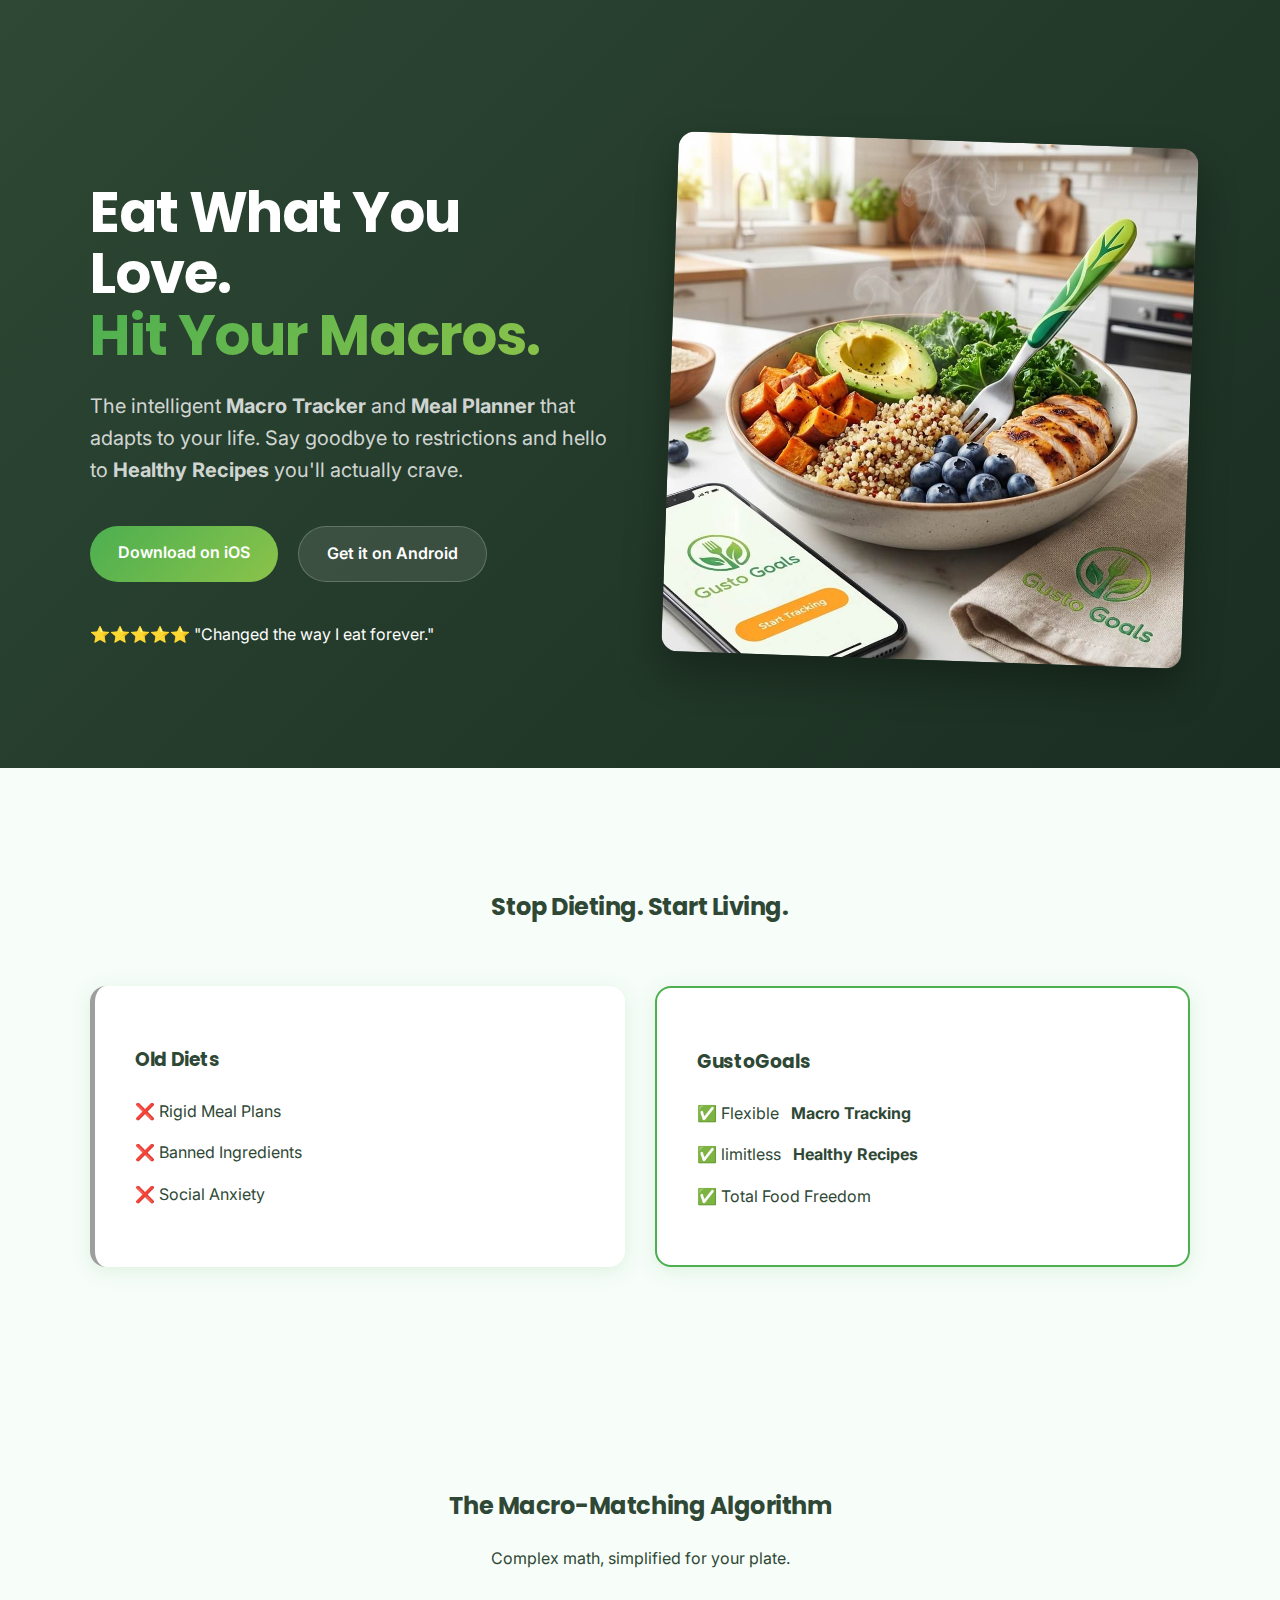
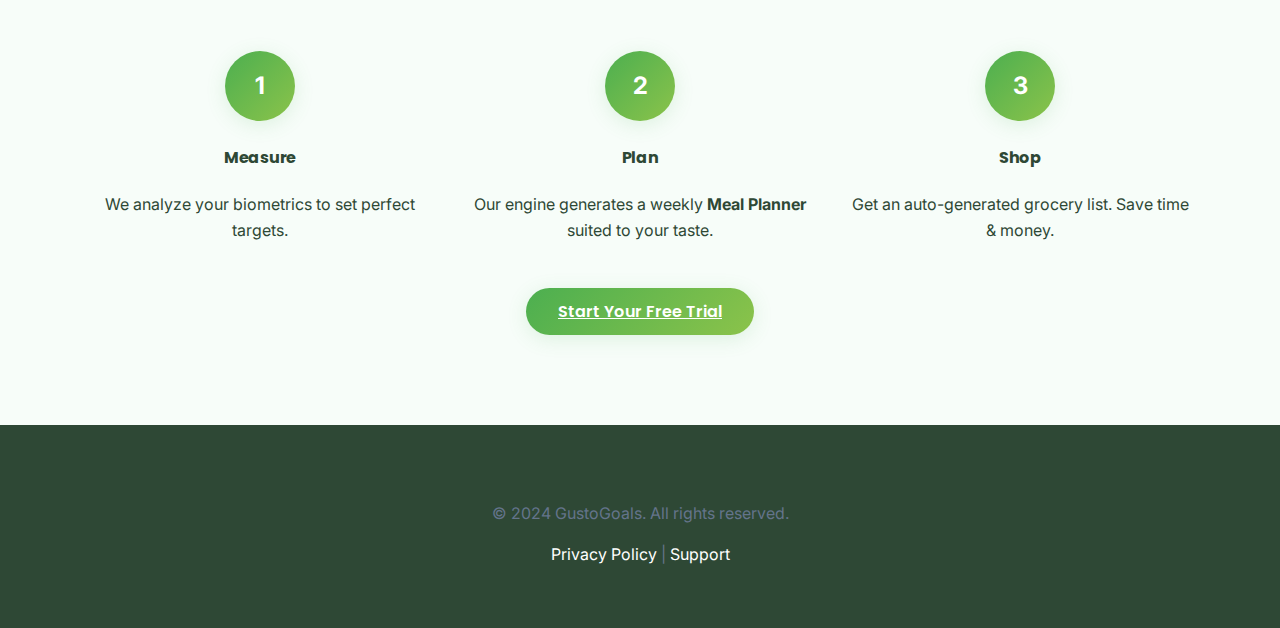
<file: index.html>
<!DOCTYPE html>
<html lang="en">

<head>
    <meta charset="UTF-8">
    <meta name="viewport" content="width=device-width, initial-scale=1.0">
    <meta name="description"
        content="GustoGoals: The best Macro Tracker & Meal Planner for flexible dieting. Download now for healthy recipes that fit your life.">
    <title>GustoGoals | Macro Tracker & Meal Planner</title>
    <link rel="stylesheet" href="theme.css">
</head>

<body>

    <header id="hero" class="hero-section">
        <div class="container">
            <div class="hero-content">
                <h1>Eat What You Love. <br><span>Hit Your Macros.</span></h1>

                <p class="subhead">
                    The intelligent <strong>Macro Tracker</strong> and <strong>Meal Planner</strong> that adapts to your
                    life.
                    Say goodbye to restrictions and hello to <strong>Healthy Recipes</strong> you'll actually crave.
                </p>

                <div class="cta-group">
                    <a href="https://testflight.apple.com/join/RDjB7RqD" class="store-btn ios">Download on iOS</a>
                    <a href="https://play.google.com/store/apps/details?id=com.russoff.gustogoals" class="store-btn android">Get it on Android</a>
                </div>

                <p class="trust-rating">⭐⭐⭐⭐⭐ "Changed the way I eat forever."</p>
            </div>
            <div class="hero-image-container">
                <img src="hero.jpeg" alt="GustoGoals Healthy Meal and App">
            </div>
        </div>
    </header>

    <section id="comparison" class="section-padding">
        <div class="container">
            <h2 class="text-center">Stop Dieting. Start Living.</h2>

            <div class="comparison-grid">
                <div class="card old-way" style="border-left: 5px solid #9E9E9E;">
                    <h3>Old Diets</h3>
                    <ul>
                        <li>❌ Rigid Meal Plans</li>
                        <li>❌ Banned Ingredients</li>
                        <li>❌ Social Anxiety</li>
                    </ul>
                </div>

                <div class="card gusto-way">
                    <h3>GustoGoals</h3>
                    <ul>
                        <li>✅ Flexible <strong>Macro Tracking</strong></li>
                        <li>✅ limitless <strong>Healthy Recipes</strong></li>
                        <li>✅ Total Food Freedom</li>
                    </ul>
                </div>
            </div>
        </div>
    </section>

    <section id="how-it-works" class="section-padding">
        <div class="container">
            <h2 class="text-center">The Macro-Matching Algorithm</h2>
            <p class="text-center">Complex math, simplified for your plate.</p>

            <div class="process-steps">
                <div class="step">
                    <div class="circle-icon">1</div>
                    <h4>Measure</h4>
                    <p>We analyze your biometrics to set perfect targets.</p>
                </div>

                <div class="step">
                    <div class="circle-icon">2</div>
                    <h4>Plan</h4>
                    <p>Our engine generates a weekly <strong>Meal Planner</strong> suited to your taste.</p>
                </div>

                <div class="step">
                    <div class="circle-icon">3</div>
                    <h4>Shop</h4>
                    <p>Get an auto-generated grocery list. Save time & money.</p>
                </div>
            </div>

            <div class="text-center" style="margin-top: 40px;">
                <a href="#hero" class="btn-gusto">Start Your Free Trial</a>
            </div>
        </div>
    </section>

    <footer>
        <div class="container text-center">
            <p>&copy; 2024 GustoGoals. All rights reserved.</p>
            <div class="footer-links">
                <a href="/privacy">Privacy Policy</a> |
                <a href="/support">Support</a>
            </div>
        </div>
    </footer>

</body>

</html>
</file>
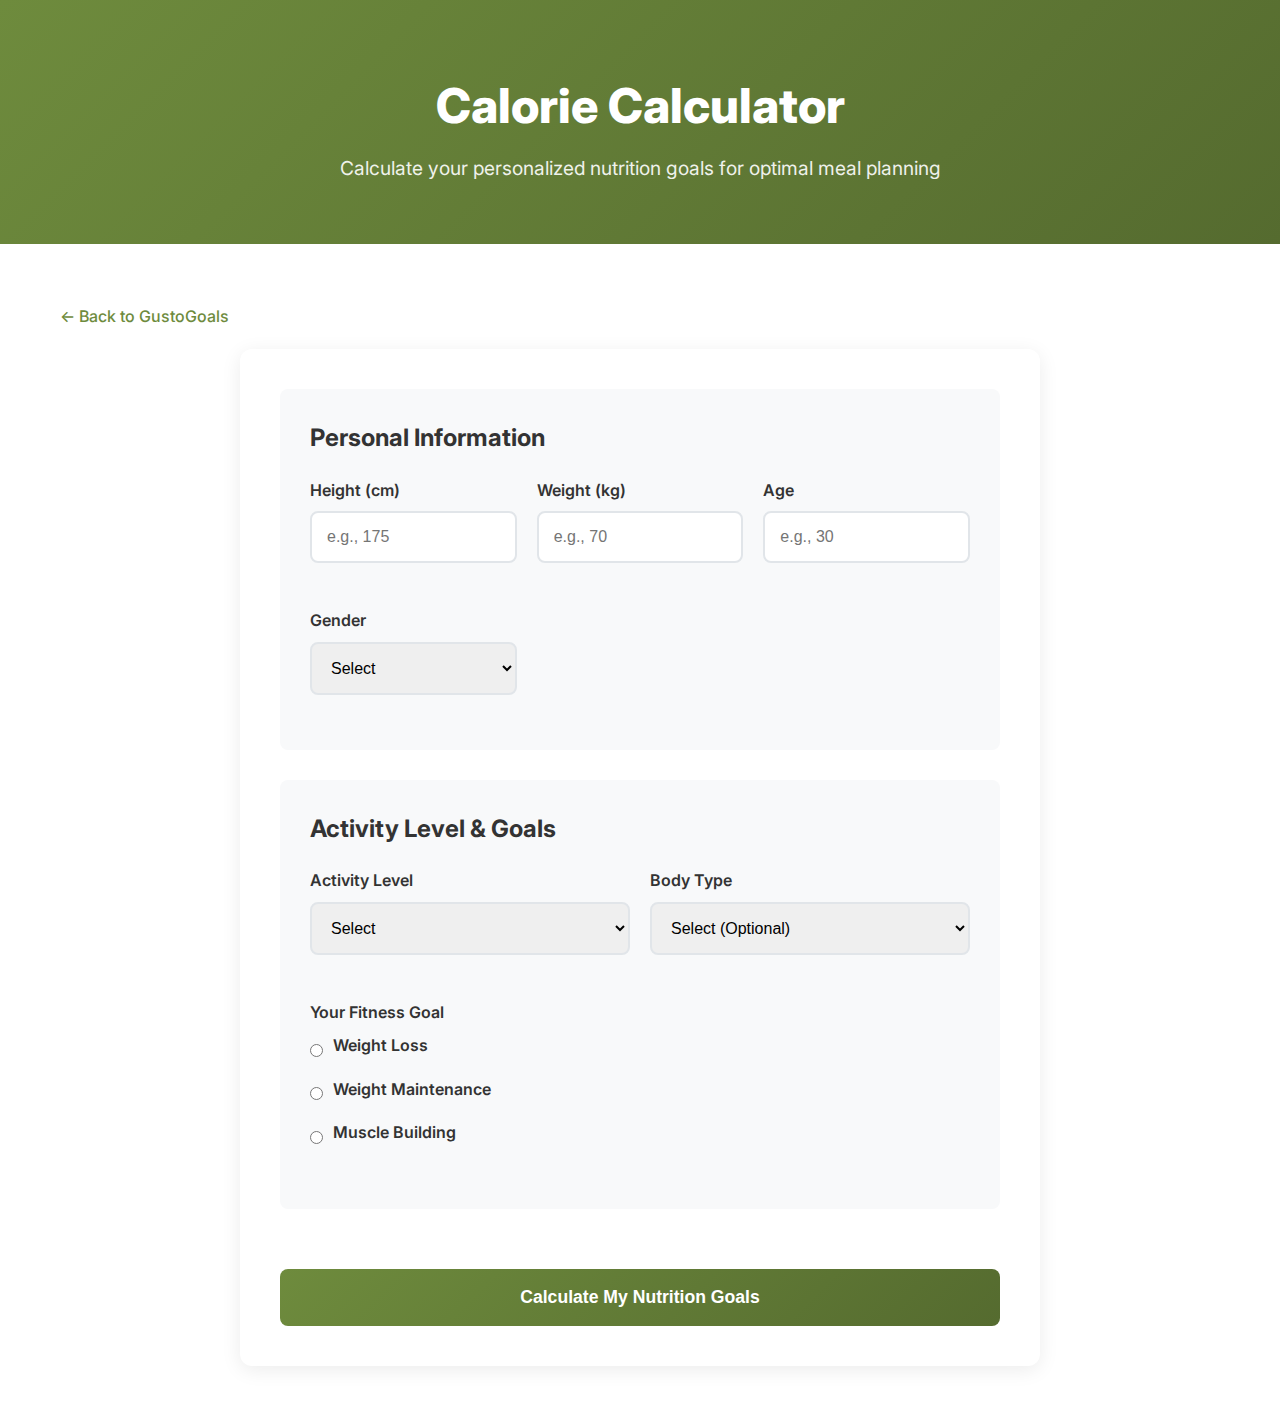
<file: calorie-calculator.html>
<!DOCTYPE html>
<html lang="en">

<head>
    <meta charset="utf-8" />
    <meta http-equiv="Content-Type" content="text/html; charset=utf-8" />
    <meta name="viewport" content="width=device-width, initial-scale=1.0" />
    <title>Calorie Calculator - GustoGoals</title>
    <meta name="description" content="Calculate your personalized calorie and nutrition goals for meal planning." />
    <meta property="og:url" content="https://gustogoals.com/calorie-calculator" />
    <meta property="og:title" content="Calorie Calculator - GustoGoals" />
    <meta property="og:description" content="Calculate your personalized calorie and nutrition goals" />
    <meta property="og:type" content="website" />
    <link rel="canonical" href="https://gustogoals.com/calorie-calculator">
    <meta name="format-detection" content="telephone=no" />

    <!-- Favicons -->
    <link rel="icon" type="image/x-icon" sizes="32x32"
        href="https://static.tildacdn.com/tild3432-3536-4032-a239-653638356635/Frame_2087327239.jpg" />

    <!-- Fonts -->
    <link href="https://fonts.googleapis.com/css2?family=Inter:wght@300;400;500;600;700;800&display=swap"
        rel="stylesheet">

    <style>
        * {
            margin: 0;
            padding: 0;
            box-sizing: border-box;
        }

        :root {
            --primary-color: #6E8B3D;
            --secondary-color: #556B2F;
            --text-color: #333;
            --text-light: #666;
            --bg-color: #fff;
            --bg-light: #f8f9fa;
            --border-color: #e1e5e9;
            --success-color: #6E8B3D;
            --gradient: linear-gradient(135deg, #6E8B3D 0%, #556B2F 100%);
        }

        body {
            font-family: 'Inter', -apple-system, BlinkMacSystemFont, 'Segoe UI', Roboto, sans-serif;
            line-height: 1.6;
            color: var(--text-color);
            background: var(--bg-color);
        }

        .container {
            max-width: 1200px;
            margin: 0 auto;
            padding: 0 20px;
        }

        .section {
            padding: 60px 0;
        }

        /* Header */
        .header {
            background: var(--gradient);
            color: white;
            text-align: center;
            padding: 80px 0 60px;
        }

        .header h1 {
            font-size: 3rem;
            font-weight: 800;
            margin-bottom: 20px;
            line-height: 1.1;
        }

        .header .subtitle {
            font-size: 1.2rem;
            opacity: 0.9;
            font-weight: 400;
        }

        /* Calculator Section */
        .calculator-section {
            background: var(--bg-color);
        }

        .calculator-form {
            max-width: 800px;
            margin: 0 auto;
            background: white;
            padding: 40px;
            border-radius: 12px;
            box-shadow: 0 4px 20px rgba(0, 0, 0, 0.08);
        }

        .form-group {
            margin-bottom: 25px;
        }

        .form-group label {
            display: block;
            font-weight: 600;
            margin-bottom: 8px;
            color: var(--text-color);
        }

        .form-group input,
        .form-group select {
            width: 100%;
            padding: 15px;
            border: 2px solid var(--border-color);
            border-radius: 8px;
            font-size: 1rem;
            transition: border-color 0.3s ease;
        }

        .form-group input:focus,
        .form-group select:focus {
            outline: none;
            border-color: var(--primary-color);
        }

        .form-row {
            display: grid;
            grid-template-columns: repeat(auto-fit, minmax(200px, 1fr));
            gap: 20px;
        }

        .nutrition-goals {
            background: var(--bg-light);
            padding: 30px;
            border-radius: 8px;
            margin-bottom: 30px;
        }

        .nutrition-goals h3 {
            margin-bottom: 20px;
            font-size: 1.5rem;
            color: var(--text-color);
        }

        .radio-group {
            display: flex;
            flex-direction: column;
            gap: 10px;
        }

        .radio-item {
            display: flex;
            align-items: center;
            gap: 10px;
        }

        .radio-item input[type="radio"] {
            width: auto;
        }

        .btn-primary {
            background: var(--gradient);
            color: white;
            border: none;
            padding: 18px 40px;
            border-radius: 8px;
            font-size: 1.1rem;
            font-weight: 600;
            cursor: pointer;
            transition: all 0.3s ease;
            width: 100%;
            margin-top: 30px;
        }

        .btn-primary:hover {
            transform: translateY(-2px);
            box-shadow: 0 6px 20px rgba(110, 139, 61, 0.3);
        }

        .btn-secondary {
            background: transparent;
            color: var(--primary-color);
            border: 2px solid var(--primary-color);
            padding: 12px 30px;
            border-radius: 8px;
            font-weight: 600;
            cursor: pointer;
            transition: all 0.3s ease;
        }

        .btn-secondary:hover {
            background: var(--primary-color);
            color: white;
        }

        .back-link {
            display: inline-block;
            margin-bottom: 20px;
            color: var(--primary-color);
            text-decoration: none;
            font-weight: 500;
        }

        .back-link:hover {
            text-decoration: underline;
        }

        .results-section {
            background: var(--bg-light);
            padding: 30px;
            border-radius: 8px;
            margin-top: 30px;
            display: none;
        }

        .results-section.visible {
            display: block;
        }

        .results-grid {
            display: grid;
            grid-template-columns: repeat(auto-fit, minmax(150px, 1fr));
            gap: 20px;
            margin-top: 20px;
        }

        .result-item {
            text-align: center;
            background: white;
            padding: 20px;
            border-radius: 8px;
            box-shadow: 0 2px 10px rgba(0, 0, 0, 0.05);
        }

        .result-value {
            font-size: 2rem;
            font-weight: 700;
            color: var(--primary-color);
            margin-bottom: 5px;
        }

        .result-label {
            font-size: 0.9rem;
            color: var(--text-light);
        }

        /* Responsive */
        @media (max-width: 768px) {
            .header h1 {
                font-size: 2.5rem;
            }

            .container {
                padding: 0 15px;
            }

            .calculator-form {
                padding: 30px 20px;
            }

            .form-row {
                grid-template-columns: 1fr;
            }
        }
    </style>
</head>

<body>
    <!-- Header Section -->
    <section class="header">
        <div class="container">
            <h1>Calorie Calculator</h1>
            <p class="subtitle">Calculate your personalized nutrition goals for optimal meal planning</p>
        </div>
    </section>

    <!-- Calculator Section -->
    <section class="calculator-section section">
        <div class="container">
            <a href="index.html" class="back-link">← Back to GustoGoals</a>

            <form class="calculator-form">
                <!-- Personal Information -->
                <div class="nutrition-goals">
                    <h3>Personal Information</h3>
                    <div class="form-row">
                        <div class="form-group">
                            <label for="height">Height (cm)</label>
                            <input type="number" id="height" name="Height" placeholder="e.g., 175" required>
                        </div>
                        <div class="form-group">
                            <label for="weight">Weight (kg)</label>
                            <input type="number" id="weight" name="Weight" placeholder="e.g., 70" required>
                        </div>
                        <div class="form-group">
                            <label for="age">Age</label>
                            <input type="number" id="age" name="Age" placeholder="e.g., 30" required>
                        </div>
                        <div class="form-group">
                            <label for="gender">Gender</label>
                            <select id="gender" name="Gender" required>
                                <option value="">Select</option>
                                <option value="Male">Male</option>
                                <option value="Female">Female</option>
                                <option value="Other">Other</option>
                            </select>
                        </div>
                    </div>
                </div>

                <!-- Activity Level & Goals -->
                <div class="nutrition-goals">
                    <h3>Activity Level & Goals</h3>
                    <div class="form-row">
                        <div class="form-group">
                            <label for="activityLevel">Activity Level</label>
                            <select id="activityLevel" name="ActivityLevel" required>
                                <option value="">Select</option>
                                <option value="Sedentary">Sedentary (little/no exercise)</option>
                                <option value="Light">Light (1-3 days/week)</option>
                                <option value="Moderate">Moderate (3-5 days/week)</option>
                                <option value="Very Active">Very Active (6-7 days/week)</option>
                                <option value="Extremely Active">Extremely Active (2x/day, intense)</option>
                            </select>
                        </div>
                        <div class="form-group">
                            <label for="bodyType">Body Type</label>
                            <select id="bodyType" name="BodyType">
                                <option value="">Select (Optional)</option>
                                <option value="Ectomorph">Ectomorph (Slim)</option>
                                <option value="Mesomorph">Mesomorph (Athletic)</option>
                                <option value="Endomorph">Endomorph (Solid)</option>
                            </select>
                        </div>
                    </div>

                    <div class="form-group" style="margin-top: 20px;">
                        <label>Your Fitness Goal</label>
                        <div class="radio-group">
                            <div class="radio-item">
                                <input type="radio" id="weightLoss" name="FitnessGoal" value="Weight Loss" required>
                                <label for="weightLoss">Weight Loss</label>
                            </div>
                            <div class="radio-item">
                                <input type="radio" id="maintenance" name="FitnessGoal" value="Maintenance" required>
                                <label for="maintenance">Weight Maintenance</label>
                            </div>
                            <div class="radio-item">
                                <input type="radio" id="muscleBuilding" name="FitnessGoal" value="Muscle Building"
                                    required>
                                <label for="muscleBuilding">Muscle Building</label>
                            </div>
                        </div>
                    </div>
                </div>

                <button type="button" class="btn-primary" id="calculateBtn">
                    Calculate My Nutrition Goals
                </button>
            </form>

            <!-- Results Section -->
            <div class="results-section" id="resultsSection">
                <h3>Your Personalized Nutrition Goals</h3>
                <div class="results-grid">
                    <div class="result-item">
                        <div class="result-value" id="caloriesResult">0</div>
                        <div class="result-label">Calories/day</div>
                    </div>
                    <div class="result-item">
                        <div class="result-value" id="proteinResult">0</div>
                        <div class="result-label">Protein (g)</div>
                    </div>
                    <div class="result-item">
                        <div class="result-value" id="carbsResult">0</div>
                        <div class="result-label">Carbs (g)</div>
                    </div>
                    <div class="result-item">
                        <div class="result-value" id="fatResult">0</div>
                        <div class="result-label">Fat (g)</div>
                    </div>
                </div>
                <a href="index.html#meal-form" class="btn-primary"
                    style="margin-top: 30px; display: inline-block; text-decoration: none; text-align: center;">
                    Use These Goals for My Meal Plan
                </a>
            </div>
        </div>
    </section>

    <script>
        document.getElementById('calculateBtn').addEventListener('click', function () {
            // Get input values
            const height = parseInt(document.getElementById('height').value) || 0;
            const weight = parseInt(document.getElementById('weight').value) || 0;
            const age = parseInt(document.getElementById('age').value) || 0;
            const gender = document.getElementById('gender').value;
            const activityLevel = document.getElementById('activityLevel').value;
            const bodyType = document.getElementById('bodyType').value;

            // Get fitness goal
            let fitnessGoal = '';
            const goals = document.querySelectorAll('input[name="FitnessGoal"]');
            for (const goal of goals) {
                if (goal.checked) {
                    fitnessGoal = goal.value;
                    break;
                }
            }

            // Validate inputs
            if (!height || !weight || !age || !gender || !activityLevel || !fitnessGoal) {
                alert('Please fill in all required fields');
                return;
            }

            // Calculate BMR using Mifflin-St Jeor equation
            let bmr = 0;
            if (gender === 'Male') {
                bmr = 10 * weight + 6.25 * height - 5 * age + 5;
            } else if (gender === 'Female') {
                bmr = 10 * weight + 6.25 * height - 5 * age - 161;
            } else {
                bmr = 10 * weight + 6.25 * height - 5 * age - 78; // Average
            }

            // Activity multipliers
            const activityMultipliers = {
                'Sedentary': 1.2,
                'Light': 1.375,
                'Moderate': 1.55,
                'Very Active': 1.725,
                'Extremely Active': 1.9
            };

            // Calculate TDEE (Total Daily Energy Expenditure)
            let tdee = bmr * (activityMultipliers[activityLevel] || 1.2);

            // Adjust for body type
            if (bodyType === 'Ectomorph') {
                tdee *= 1.05; // Higher metabolism
            } else if (bodyType === 'Endomorph') {
                tdee *= 0.95; // Lower metabolism
            }

            // Adjust for fitness goal
            let calories = tdee;
            if (fitnessGoal === 'Weight Loss') {
                calories = tdee * 0.8; // 20% deficit
            } else if (fitnessGoal === 'Muscle Building') {
                calories = tdee * 1.15; // 15% surplus
            }
            // Maintenance stays at TDEE

            // Round to nearest 50
            calories = Math.round(calories / 50) * 50;

            // Calculate macros
            // Protein: 1.6-2.2g per kg body weight (using 1.8g average)
            const protein = Math.round(weight * 1.8);

            // Fat: 20-30% of calories (using 25%)
            const fat = Math.round((calories * 0.25) / 9);

            // Carbs: remaining calories
            const proteinCals = protein * 4;
            const fatCals = fat * 9;
            const carbs = Math.round((calories - proteinCals - fatCals) / 4);

            // Display results
            document.getElementById('caloriesResult').textContent = calories;
            document.getElementById('proteinResult').textContent = protein;
            document.getElementById('carbsResult').textContent = carbs;
            document.getElementById('fatResult').textContent = fat;

            // Show results section
            document.getElementById('resultsSection').classList.add('visible');

            // Scroll to results
            document.getElementById('resultsSection').scrollIntoView({ behavior: 'smooth' });
        });
    </script>
</body>

</html>
</file>
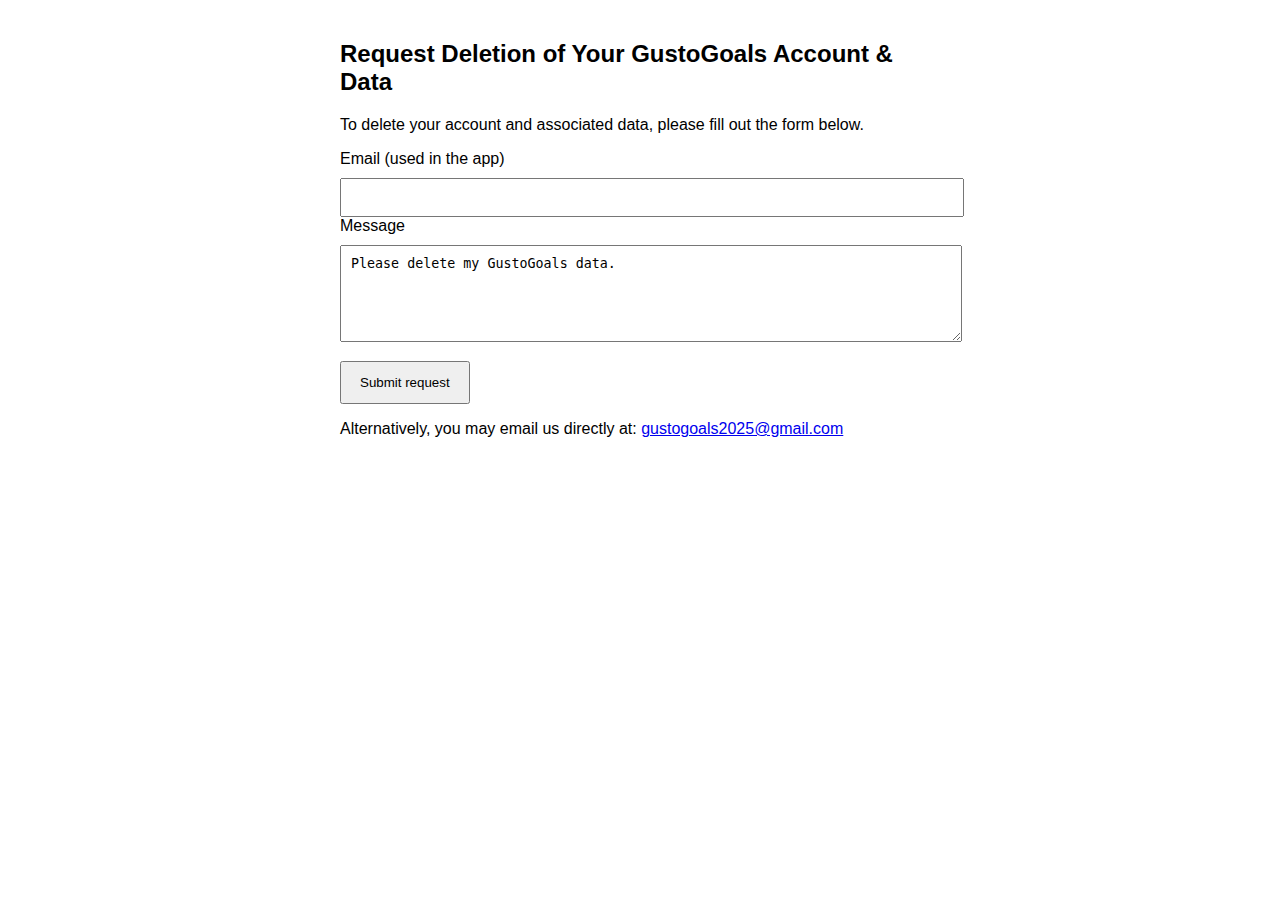
<file: delete-request.html>
<!DOCTYPE html>
<html>
  <head>
    <meta charset="UTF-8" />
    <title>GustoGoals – Data Deletion Request</title>
    <style>
      body { max-width: 600px; margin: 40px auto; font-family: Arial; }
      input, textarea { width: 100%; padding: 10px; margin-top: 10px; }
      button { padding: 12px 18px; margin-top: 15px; }
    </style>
  </head>
  <body>
    <h2>Request Deletion of Your GustoGoals Account & Data</h2>
    <p>
      To delete your account and associated data, please fill out the form below.
    </p>

    <form action="https://formspree.io/f/xanrpywn" method="POST">
      <label>Email (used in the app)</label>
      <input type="email" name="email" required />

      <label>Message</label>
      <textarea name="message" rows="5" required>
Please delete my GustoGoals data.
      </textarea>

      <button type="submit">Submit request</button>
    </form>

    <p>
      Alternatively, you may email us directly at:
      <a href="mailto:gustogoals2025@gmail.com">gustogoals2025@gmail.com</a>
    </p>
  </body>
</html>
</file>
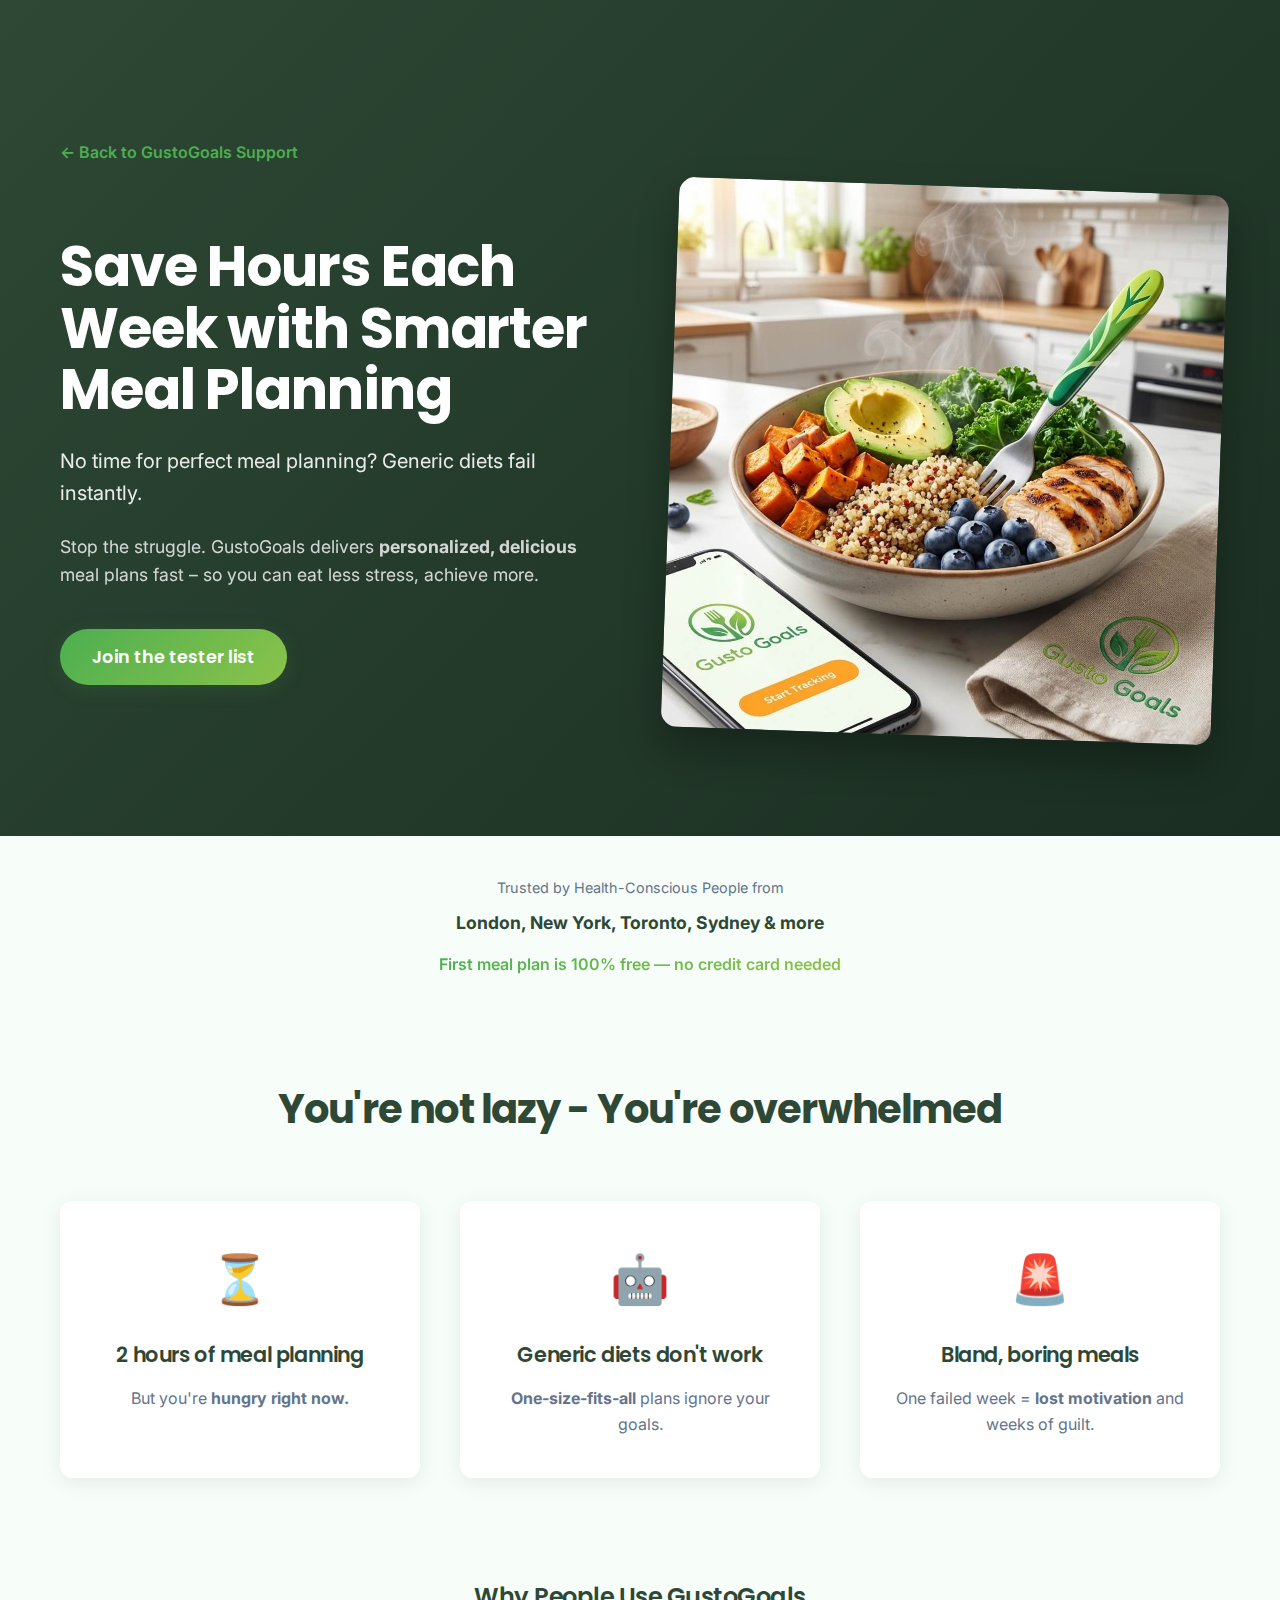
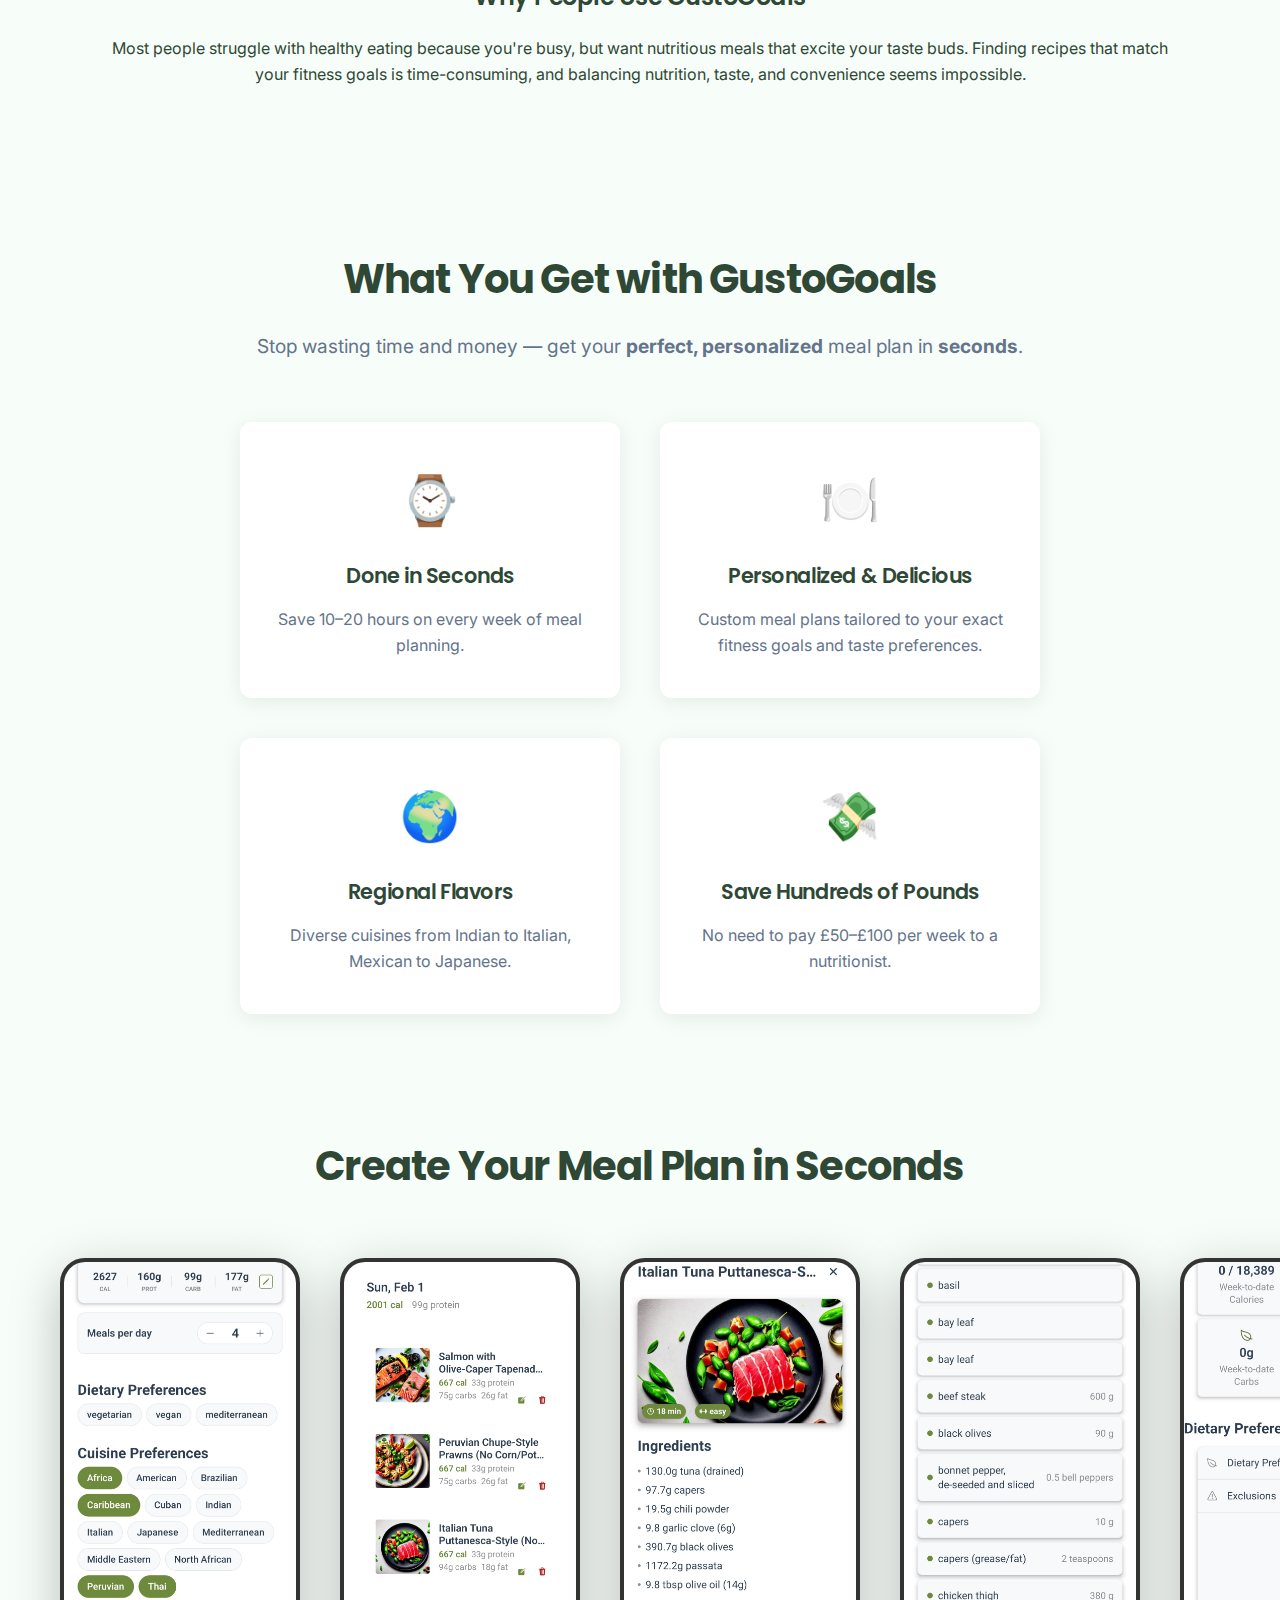
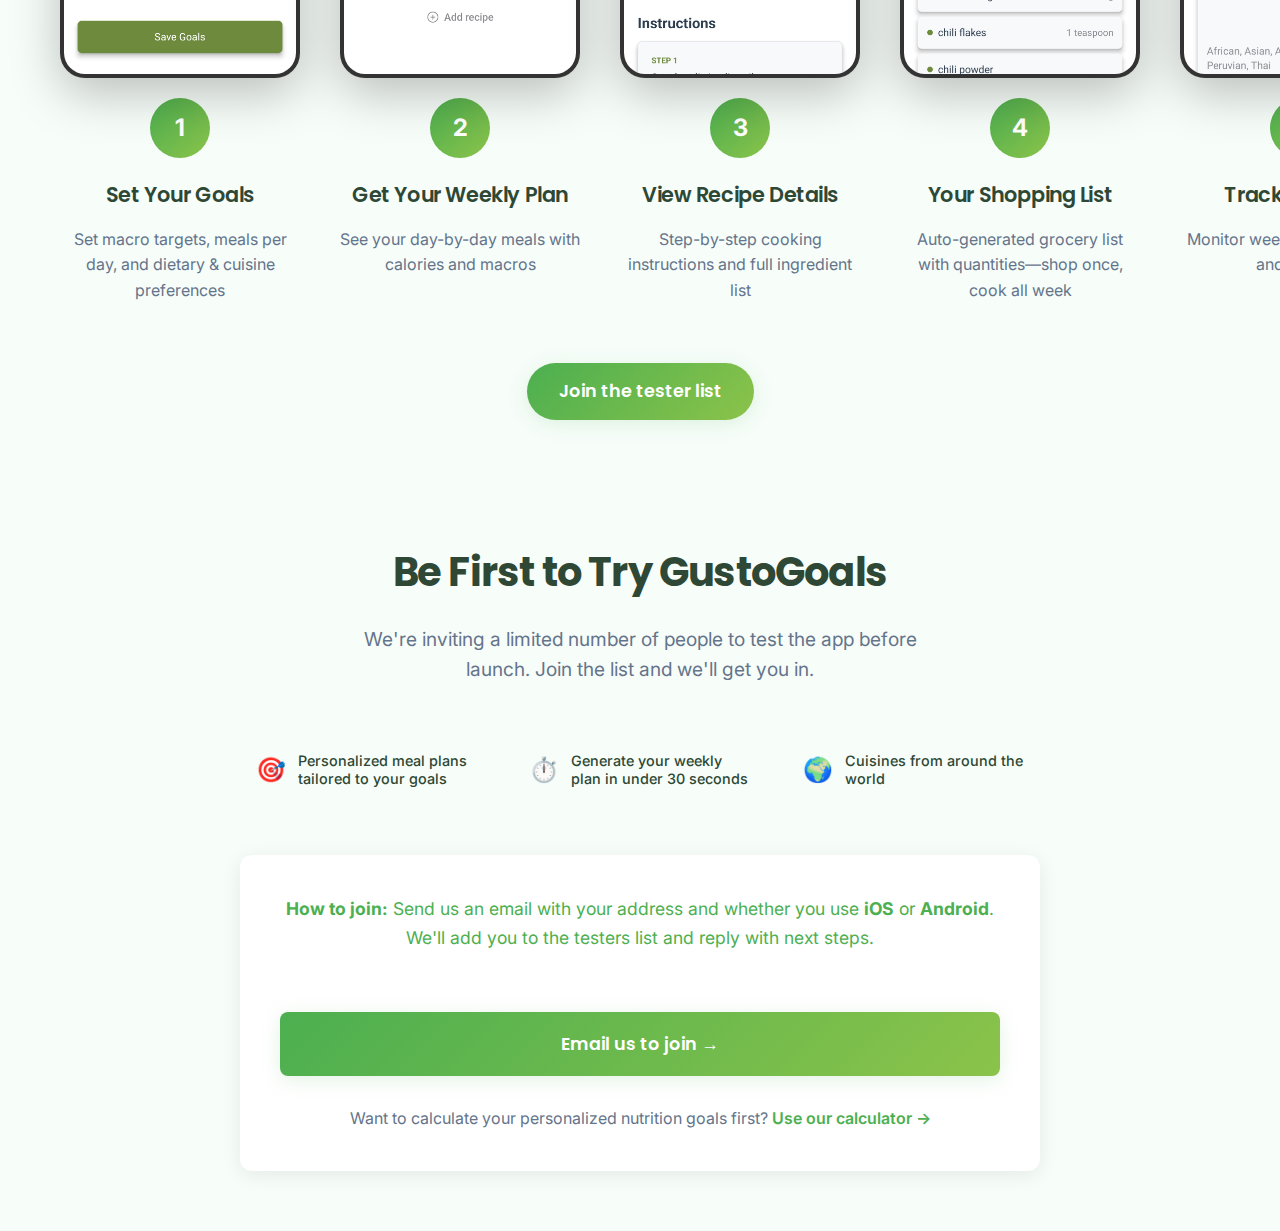
<file: o.html>
<!DOCTYPE html>
<html lang="en">

<head>
    <meta charset="utf-8" />
    <meta http-equiv="Content-Type" content="text/html; charset=utf-8" />
    <meta name="viewport" content="width=device-width, initial-scale=1.0" />
    <title>GustoGoals - Your Human-Like & Personalized Meal Planner</title>
    <meta name="description" content="Save Hours Each Week with Smarter Meal Planning." />
    <meta property="og:url" content="https://gustogoals.com" />
    <meta property="og:title" content="GustoGoals - Personalized Meal Plans" />
    <meta property="og:description" content="Personalized meal plans tailored to your fitness goals" />
    <meta property="og:type" content="website" />
    <link rel="canonical" href="https://gustogoals.com">
    <meta name="format-detection" content="telephone=no" />

    <link
        href="https://fonts.googleapis.com/css2?family=Inter:wght@400;500;600;700&family=Poppins:wght@600;700&display=swap"
        rel="stylesheet">

    <style>
        * { margin: 0; padding: 0; box-sizing: border-box; }
        :root {
            --color-gusto-leaf: #4CAF50;
            --color-gusto-lime: #8BC34A;
            --color-deep-kale: #2E4835;
            --color-cultured-cream: #F7FDF9;
            --color-clinical-white: #FFFFFF;
            --color-slate: #64748B;
            --radius-md: 16px;
            --radius-pill: 50px;
            --shadow-soft: 0 4px 20px rgba(76, 175, 80, 0.15);
            --shadow-hover: 0 8px 25px rgba(76, 175, 80, 0.25);
            --gradient-primary: linear-gradient(135deg, var(--color-gusto-leaf) 0%, var(--color-gusto-lime) 100%);
            --primary-color: var(--color-gusto-leaf);
            --secondary-color: var(--color-gusto-lime);
            --text-color: var(--color-deep-kale);
            --text-light: var(--color-slate);
            --bg-color: var(--color-cultured-cream);
            --bg-light: var(--color-cultured-cream);
            --border-color: #e1e5e9;
            --success-color: var(--color-gusto-leaf);
            --gradient: var(--gradient-primary);
        }
        body {
            font-family: 'Inter', -apple-system, BlinkMacSystemFont, 'Segoe UI', Roboto, sans-serif;
            line-height: 1.6;
            color: var(--text-color);
            background: var(--bg-color);
        }
        h1, h2, h3, h4 {
            font-family: 'Poppins', sans-serif;
            color: var(--color-deep-kale);
            font-weight: 700;
            letter-spacing: -0.02em;
        }
        .container { max-width: 1200px; margin: 0 auto; padding: 0 20px; }
        .section { padding: 60px 0; }
        .hero {
            background: linear-gradient(135deg, var(--color-deep-kale) 0%, #1a2e21 100%);
            color: var(--color-clinical-white);
            padding: 140px 0 100px;
            overflow: hidden;
        }
        .hero-content {
            display: flex;
            align-items: center;
            gap: 60px;
            min-height: 500px;
            text-align: left;
        }
        .hero-text { flex: 1; }
        .hero-image {
            flex: 1;
            position: relative;
            display: flex;
            justify-content: center;
            align-items: center;
        }
        .hero-image .app-screenshot {
            width: 100%;
            max-width: 600px;
            height: auto;
            border-radius: var(--radius-md);
            box-shadow: 0 20px 40px rgba(0, 0, 0, 0.3);
            transform: rotate(2deg);
            transition: transform 0.3s ease;
        }
        .hero-image .app-screenshot:hover { transform: rotate(0deg) scale(1.02); }
        .hero h1 {
            font-family: 'Poppins', sans-serif;
            font-size: 3.5rem;
            font-weight: 700;
            margin-bottom: 24px;
            line-height: 1.1;
            color: var(--color-clinical-white);
        }
        .hero .subtitle { font-size: 1.25rem; margin-bottom: 24px; opacity: 0.9; font-weight: 400; max-width: 600px; }
        .hero .description { font-size: 1.1rem; margin-bottom: 40px; opacity: 0.8; max-width: 600px; }
        .btn {
            display: inline-block;
            padding: 14px 32px;
            background: var(--gradient-primary);
            color: white;
            text-decoration: none;
            border-radius: var(--radius-pill);
            font-family: 'Poppins', sans-serif;
            font-weight: 600;
            font-size: 1.1rem;
            transition: transform 0.2s ease, box-shadow 0.2s ease;
            border: none;
            cursor: pointer;
            box-shadow: var(--shadow-soft);
        }
        .btn:hover { transform: translateY(-2px); box-shadow: var(--shadow-hover); }
        .btn-outline { background: transparent; color: white; border: 2px solid white; }
        .btn-outline:hover { background: white; color: var(--primary-color); }
        .trust-section { background: var(--bg-light); padding: 40px 0; text-align: center; }
        .trust-text { font-size: 0.9rem; color: var(--text-light); margin-bottom: 10px; }
        .trust-logos { display: flex; justify-content: center; align-items: center; gap: 40px; flex-wrap: wrap; margin-bottom: 15px; font-size: 1.1rem; }
        .trust-free-text { margin-top: 5px; font-size: 1rem; color: var(--primary-color); font-weight: 500; }
        .trust-free-text em {
            background: linear-gradient(135deg, var(--primary-color), var(--secondary-color));
            background-clip: text;
            -webkit-background-clip: text;
            -webkit-text-fill-color: transparent;
            font-style: normal;
            font-weight: 600;
        }
        .pain-points { background: var(--bg-color); text-align: center; }
        .pain-points h2 { font-size: 2.5rem; font-weight: 700; margin-bottom: 60px; color: var(--text-color); }
        .pain-grid { display: grid; grid-template-columns: repeat(auto-fit, minmax(300px, 1fr)); gap: 40px; margin-bottom: 60px; }
        .pain-item {
            background: white;
            padding: 40px 30px;
            border-radius: 12px;
            box-shadow: 0 4px 20px rgba(0, 0, 0, 0.08);
            text-align: center;
        }
        .pain-item .emoji { font-size: 3rem; margin-bottom: 20px; display: block; }
        .pain-item h3 { font-size: 1.3rem; font-weight: 600; margin-bottom: 15px; }
        .pain-item p { color: var(--text-light); line-height: 1.6; }
        .pain-conclusion { background: var(--bg-light); padding: 40px; border-radius: 12px; margin-top: 40px; }
        .pain-conclusion h3 { font-size: 1.5rem; font-weight: 600; margin-bottom: 20px; text-align: center; }
        .features { background: var(--bg-light); }
        .features h2 { font-size: 2.5rem; font-weight: 700; text-align: center; margin-bottom: 20px; }
        .features .subtitle { text-align: center; font-size: 1.2rem; color: var(--text-light); margin-bottom: 60px; }
        .features-grid {
            display: grid;
            grid-template-columns: repeat(2, 1fr);
            grid-template-rows: repeat(2, 1fr);
            gap: 40px;
            max-width: 800px;
            margin: 0 auto;
        }
        .feature-card {
            background: white;
            padding: 40px 30px;
            border-radius: 12px;
            box-shadow: 0 4px 20px rgba(0, 0, 0, 0.08);
            text-align: center;
        }
        .feature-card .emoji { font-size: 3rem; margin-bottom: 20px; display: block; }
        .feature-card h3 { font-size: 1.3rem; font-weight: 600; margin-bottom: 15px; }
        .feature-card p { color: var(--text-light); line-height: 1.6; }
        .how-it-works { text-align: center; }
        .how-it-works h2 { font-size: 2.5rem; font-weight: 700; margin-bottom: 60px; }
        .steps { display: grid; grid-template-columns: repeat(auto-fit, minmax(250px, 1fr)); gap: 40px; margin-bottom: 60px; }
        @media (min-width: 1200px) { .steps { grid-template-columns: repeat(5, 1fr); } }
        .step { position: relative; }
        .step-number {
            width: 60px;
            height: 60px;
            background: var(--gradient);
            color: white;
            border-radius: 50%;
            display: flex;
            align-items: center;
            justify-content: center;
            font-size: 1.5rem;
            font-weight: 700;
            margin: 0 auto 20px;
        }
        .step h3 { font-size: 1.3rem; font-weight: 600; margin-bottom: 15px; }
        .step p { color: var(--text-light); line-height: 1.6; }
        .step-mockup {
            width: 240px;
            height: 420px;
            margin: 0 auto 20px;
            border-radius: 25px;
            overflow: hidden;
            box-shadow: 0 15px 50px rgba(0, 0, 0, 0.25);
            background: #000;
            position: relative;
            border: 4px solid #333;
        }
        .step-mockup img { width: 100%; height: 100%; object-fit: cover; display: block; }
        .download-section { background: var(--bg-color); text-align: center; }
        .download-content { max-width: 800px; margin: 0 auto; }
        .download-section h2 { font-size: 2.5rem; font-weight: 700; margin-bottom: 20px; }
        .download-section .subtitle { font-size: 1.2rem; color: var(--text-light); margin-bottom: 50px; max-width: 600px; margin-left: auto; margin-right: auto; }
        .download-features { display: grid; grid-template-columns: repeat(3, 1fr); gap: 20px; margin-bottom: 50px; }
        .feature-highlight {
            display: flex;
            align-items: center;
            gap: 12px;
            padding: 16px;
            background: var(--bg-light);
            border-radius: 12px;
            text-align: left;
        }
        .highlight-icon { font-size: 1.5rem; flex-shrink: 0; }
        .feature-highlight p { margin: 0; font-weight: 500; font-size: 0.9rem; line-height: 1.3; color: var(--text-color); }
        .cta-container { background: white; padding: 40px; border-radius: 12px; box-shadow: 0 4px 20px rgba(0, 0, 0, 0.08); }
        .cta-text { font-size: 1.1rem; margin-bottom: 30px; color: var(--primary-color); }
        .cta-text strong { font-weight: 700; }
        .alternative-cta { margin-top: 30px; font-size: 1rem; color: var(--text-light); }
        .inline-link { color: var(--primary-color); text-decoration: none; font-weight: 600; }
        .inline-link:hover { text-decoration: underline; }
        .btn-primary {
            background: var(--gradient);
            color: white;
            border: none;
            padding: 18px 40px;
            border-radius: 8px;
            font-size: 1.1rem;
            font-weight: 600;
            cursor: pointer;
            transition: all 0.3s ease;
            width: 100%;
            margin-top: 30px;
        }
        .btn-primary:hover { transform: translateY(-2px); box-shadow: 0 6px 20px rgba(110, 139, 61, 0.3); }
        .back-link { display: inline-block; margin-bottom: 20px; color: var(--primary-color); text-decoration: none; font-weight: 600; }
        .back-link:hover { text-decoration: underline; }
        @media (max-width: 768px) {
            .hero { padding: 60px 0 40px; }
            .hero-content { flex-direction: column; gap: 40px; min-height: auto; text-align: center; }
            .hero-text { text-align: center; }
            .hero h1 { font-size: 2.5rem; }
            .hero .subtitle { font-size: 1.1rem; }
            .hero-image .app-screenshot { max-width: 350px; transform: none; box-shadow: 0 15px 40px rgba(0, 0, 0, 0.25); }
            .hero-image .app-screenshot:hover { transform: translateY(-5px); }
            .container { padding: 0 15px; }
            .pain-grid, .features-grid, .steps { grid-template-columns: 1fr; }
            .features-grid { grid-template-rows: auto; }
            .download-features { grid-template-columns: 1fr; gap: 15px; }
            .feature-highlight { text-align: center; flex-direction: column; gap: 8px; padding: 20px 15px; }
            .feature-highlight p { font-size: 1rem; }
            .cta-container { padding: 30px 20px; }
        }
    </style>
</head>

<body>
    <section class="hero">
        <div class="container">
            <a href="index.html" class="back-link">← Back to GustoGoals Support</a>
            <div class="hero-content">
                <div class="hero-text">
                    <h1>Save Hours Each Week with Smarter Meal Planning</h1>
                    <p class="subtitle">No time for perfect meal planning? Generic diets fail instantly.</p>
                    <p class="description">Stop the struggle. GustoGoals delivers <strong>personalized, delicious</strong> meal plans fast – so you can eat less stress, achieve more.</p>
                    <a href="#download-app" class="btn">Join the tester list</a>
                </div>
                <div class="hero-image">
                    <img src="images/hero.jpeg" alt="GustoGoals App Screenshot" class="app-screenshot">
                </div>
            </div>
        </div>
    </section>

    <section class="trust-section">
        <div class="container">
            <p class="trust-text">Trusted by Health-Conscious People from</p>
            <div class="trust-logos">
                <strong>London, New York, Toronto, Sydney & more</strong>
            </div>
            <p class="trust-free-text">
                <em>First meal plan is 100% free — no credit card needed</em>
            </p>
        </div>
    </section>

    <section class="pain-points section">
        <div class="container">
            <h2>You're not lazy - You're overwhelmed</h2>
            <div class="pain-grid">
                <div class="pain-item">
                    <span class="emoji">⏳</span>
                    <h3>2 hours of meal planning</h3>
                    <p>But you're <strong>hungry right now.</strong></p>
                </div>
                <div class="pain-item">
                    <span class="emoji">🤖</span>
                    <h3>Generic diets don't work</h3>
                    <p><strong>One-size-fits-all</strong> plans ignore your goals.</p>
                </div>
                <div class="pain-item">
                    <span class="emoji">🚨</span>
                    <h3>Bland, boring meals</h3>
                    <p>One failed week = <strong>lost motivation</strong> and weeks of guilt.</p>
                </div>
            </div>
            <div class="pain-conclusion">
                <h3>Why People Use GustoGoals</h3>
                <p>Most people struggle with healthy eating because you're busy, but want nutritious meals that excite your taste buds. Finding recipes that match your fitness goals is time-consuming, and balancing nutrition, taste, and convenience seems impossible.</p>
            </div>
        </div>
    </section>

    <section class="features section">
        <div class="container">
            <h2>What You Get with GustoGoals</h2>
            <p class="subtitle">Stop wasting time and money — get your <strong>perfect, personalized</strong> meal plan in <strong>seconds</strong>.</p>
            <div class="features-grid">
                <div class="feature-card">
                    <span class="emoji">⌚</span>
                    <h3>Done in Seconds</h3>
                    <p>Save 10–20 hours on every week of meal planning.</p>
                </div>
                <div class="feature-card">
                    <span class="emoji">🍽️</span>
                    <h3>Personalized & Delicious</h3>
                    <p>Custom meal plans tailored to your exact fitness goals and taste preferences.</p>
                </div>
                <div class="feature-card">
                    <span class="emoji">🌍</span>
                    <h3>Regional Flavors</h3>
                    <p>Diverse cuisines from Indian to Italian, Mexican to Japanese.</p>
                </div>
                <div class="feature-card">
                    <span class="emoji">💸</span>
                    <h3>Save Hundreds of Pounds</h3>
                    <p>No need to pay £50–£100 per week to a nutritionist.</p>
                </div>
            </div>
        </div>
    </section>

    <section class="how-it-works section">
        <div class="container">
            <h2>Create Your Meal Plan in Seconds</h2>
            <div class="steps">
                <div class="step">
                    <div class="step-mockup">
                        <img src="images/journey-goals.png" alt="Goals – set macro targets and preferences">
                    </div>
                    <div class="step-number">1</div>
                    <h3>Set Your Goals</h3>
                    <p>Set macro targets, meals per day, and dietary & cuisine preferences</p>
                </div>
                <div class="step">
                    <div class="step-mockup">
                        <img src="images/journey-planner.png" alt="Weekly Meal Plan">
                    </div>
                    <div class="step-number">2</div>
                    <h3>Get Your Weekly Plan</h3>
                    <p>See your day-by-day meals with calories and macros</p>
                </div>
                <div class="step">
                    <div class="step-mockup">
                        <img src="images/journey-recipe.png" alt="Recipe details with ingredients and instructions">
                    </div>
                    <div class="step-number">3</div>
                    <h3>View Recipe Details</h3>
                    <p>Step-by-step cooking instructions and full ingredient list</p>
                </div>
                <div class="step">
                    <div class="step-mockup">
                        <img src="images/journey-ingredients.png" alt="Shopping list – auto-generated ingredients">
                    </div>
                    <div class="step-number">4</div>
                    <h3>Your Shopping List</h3>
                    <p>Auto-generated grocery list with quantities—shop once, cook all week</p>
                </div>
                <div class="step">
                    <div class="step-mockup">
                        <img src="images/journey-progress.png" alt="Progress – week-to-date macros">
                    </div>
                    <div class="step-number">5</div>
                    <h3>Track Progress</h3>
                    <p>Monitor week-to-date calories and macros</p>
                </div>
            </div>
            <a href="#download-app" class="btn">Join the tester list</a>
        </div>
    </section>

    <section class="download-section section" id="download-app">
        <div class="container">
            <div class="download-content">
                <h2>Be First to Try GustoGoals</h2>
                <p class="subtitle">We're inviting a limited number of people to test the app before launch. Join the list and we'll get you in.</p>

                <div class="download-features">
                    <div class="feature-highlight">
                        <span class="highlight-icon">🎯</span>
                        <p>Personalized meal plans tailored to your goals</p>
                    </div>
                    <div class="feature-highlight">
                        <span class="highlight-icon">⏱️</span>
                        <p>Generate your weekly plan in under 30 seconds</p>
                    </div>
                    <div class="feature-highlight">
                        <span class="highlight-icon">🌍</span>
                        <p>Cuisines from around the world</p>
                    </div>
                </div>

                <div class="cta-container">
                    <p class="cta-text">
                        <strong>How to join:</strong> Send us an email with your address and whether you use
                        <strong>iOS</strong> or <strong>Android</strong>. We'll add you to the testers list and reply with next steps.
                    </p>
                    <a href="mailto:hello@gustogoals.com?subject=Join%20GustoGoals%20Testers&body=Hi%2C%0A%0AI'd%20like%20to%20join%20the%20GustoGoals%20tester%20list.%0A%0AEmail%3A%20%0APlatform%3A%20iOS%20or%20Android"
                        class="btn btn-primary">Email us to join →</a>
                    <p class="alternative-cta">
                        Want to calculate your personalized nutrition goals first?
                        <a href="https://gustogoals2025.github.io/gustopage/calorie-calculator.html" class="inline-link" target="_blank" rel="noopener">Use our calculator →</a>
                    </p>
                </div>
            </div>
        </div>
    </section>

    <script>
        document.querySelectorAll('a[href^="#"]').forEach(anchor => {
            anchor.addEventListener('click', function (e) {
                e.preventDefault();
                const target = document.querySelector(this.getAttribute('href'));
                if (target) target.scrollIntoView({ behavior: 'smooth', block: 'start' });
            });
        });
    </script>
</body>

</html>
</file>
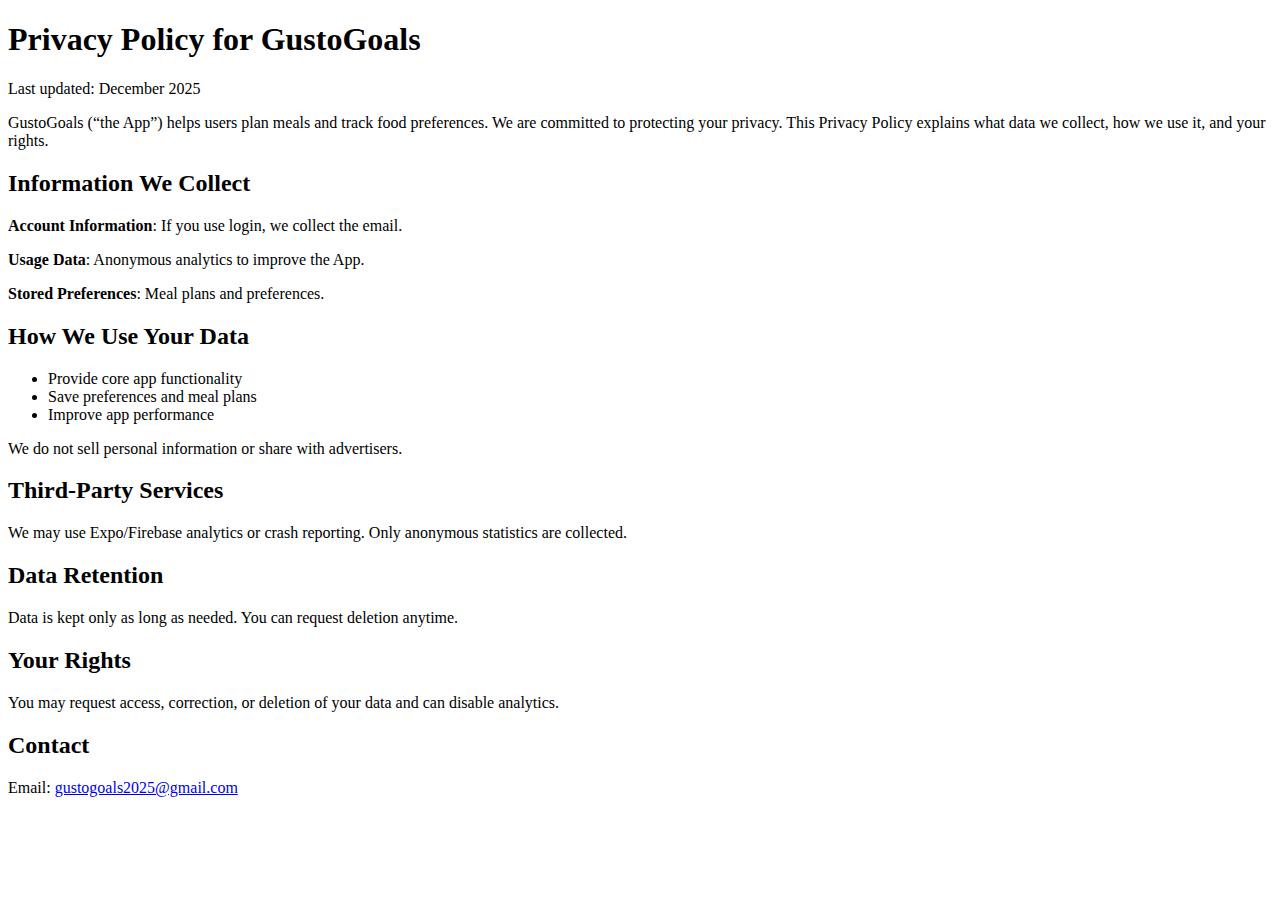
<file: privacy.html>
<!DOCTYPE html>
<html lang="en">
<head>
  <meta charset="UTF-8">
  <meta name="viewport" content="width=device-width, initial-scale=1.0">
  <title>GustoGoals Privacy Policy</title>
</head>
<body>
  <h1>Privacy Policy for GustoGoals</h1>
  <p>Last updated: December 2025</p>

  <p>GustoGoals (“the App”) helps users plan meals and track food preferences. We are committed to protecting your privacy. This Privacy Policy explains what data we collect, how we use it, and your rights.</p>

  <h2>Information We Collect</h2>
  <p><strong>Account Information</strong>: If you use login, we collect the email.</p>
  <p><strong>Usage Data</strong>: Anonymous analytics to improve the App.</p>
  <p><strong>Stored Preferences</strong>: Meal plans and preferences.</p>

  <h2>How We Use Your Data</h2>
  <ul>
    <li>Provide core app functionality</li>
    <li>Save preferences and meal plans</li>
    <li>Improve app performance</li>
  </ul>
  <p>We do not sell personal information or share with advertisers.</p>

  <h2>Third-Party Services</h2>
  <p>We may use Expo/Firebase analytics or crash reporting. Only anonymous statistics are collected.</p>

  <h2>Data Retention</h2>
  <p>Data is kept only as long as needed. You can request deletion anytime.</p>

  <h2>Your Rights</h2>
  <p>You may request access, correction, or deletion of your data and can disable analytics.</p>

  <h2>Contact</h2>
  <p>Email: <a href="mailto:gustogoals2025@gmail.com">gustogoals2025@gmail.com</a></p>
</body>
</html>
</file>
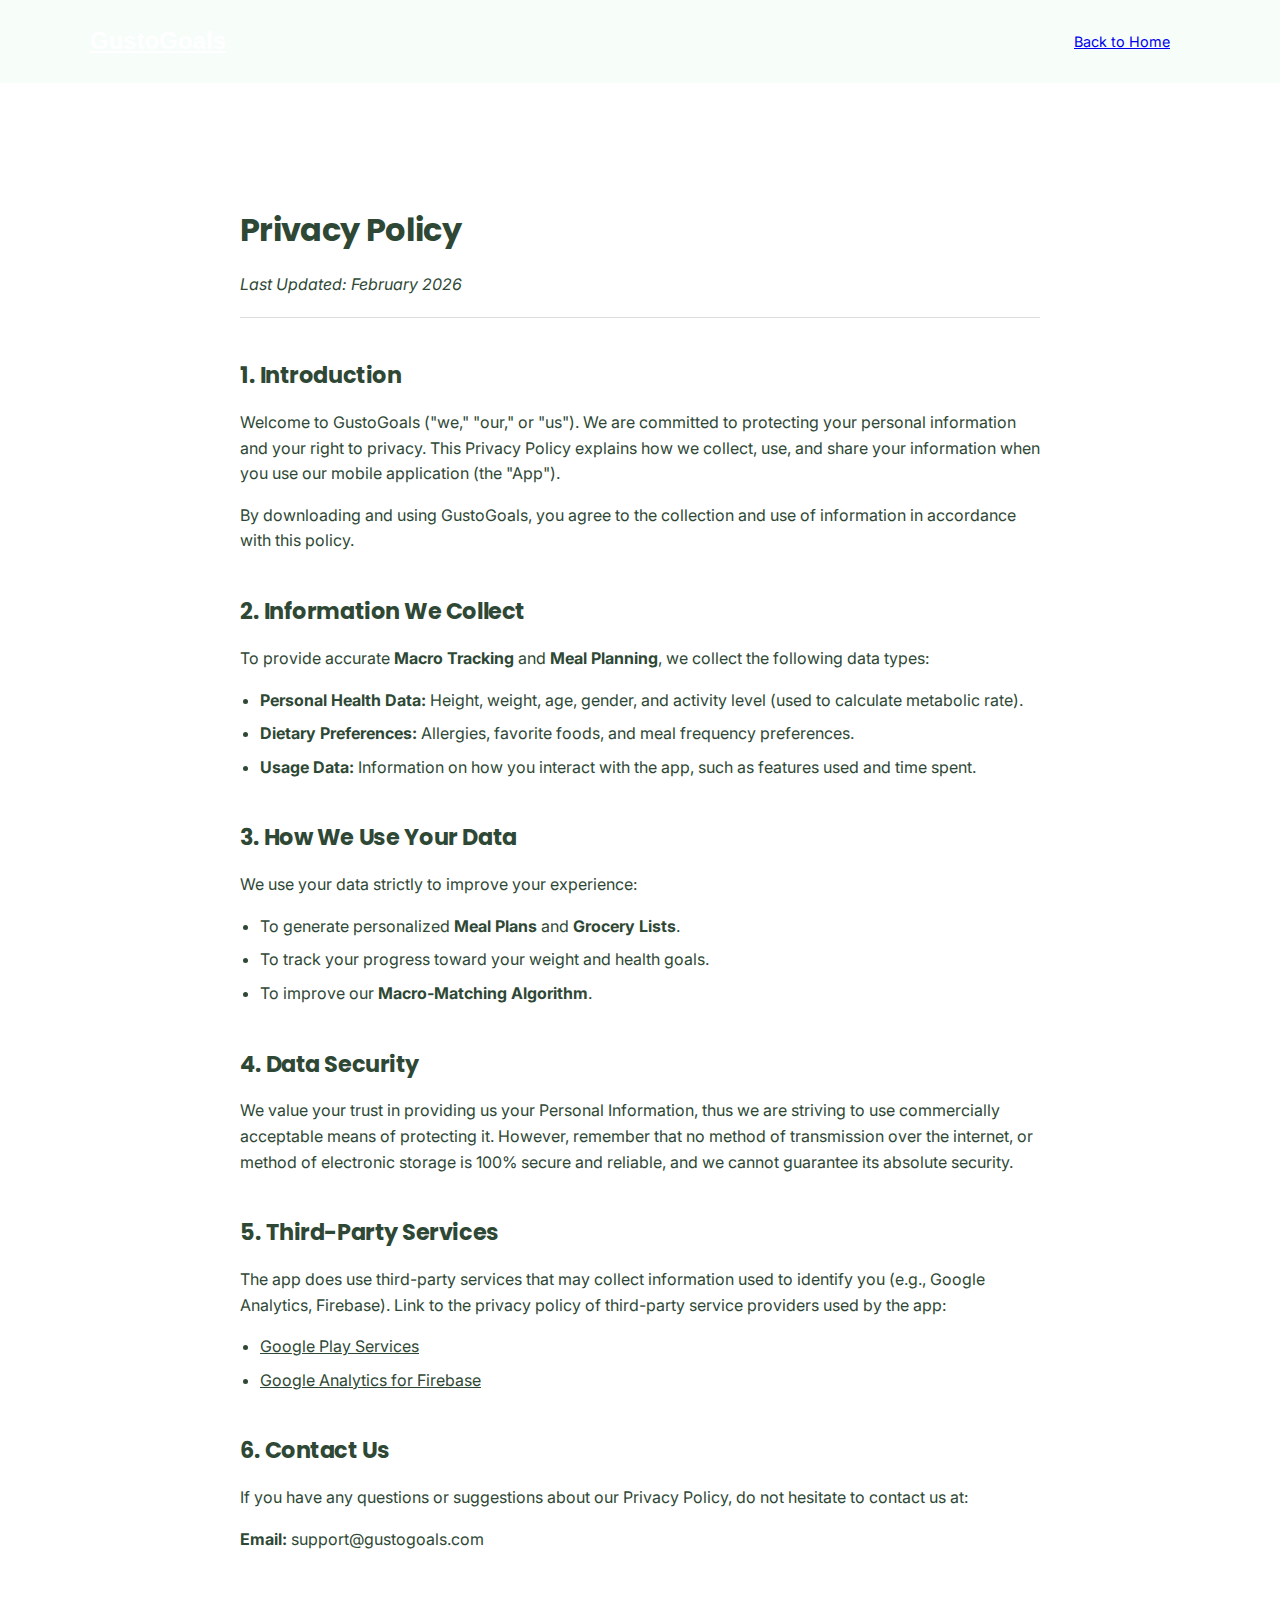
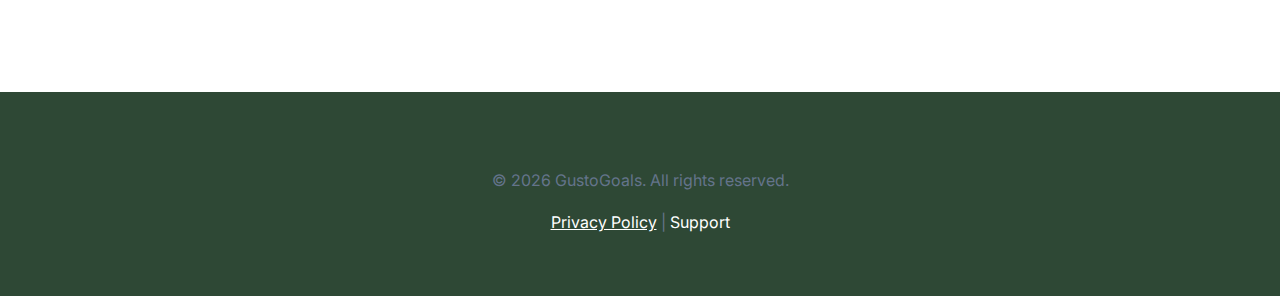
<file: privacy_new.html>
<!DOCTYPE html>
<html lang="en">
<head>
    <meta charset="UTF-8">
    <meta name="viewport" content="width=device-width, initial-scale=1.0">
    <meta name="robots" content="noindex"> <title>Privacy Policy | GustoGoals</title>
    <link rel="stylesheet" href="theme.css">
</head>
<body>

    <nav style="background-color: var(--secondary-color); padding: 20px 0;">
        <div class="container" style="display: flex; justify-content: space-between; align-items: center;">
            <a href="index.html" style="color: #fff; font-family: 'Montserrat', sans-serif; font-weight: 800; font-size: 1.5rem;">GustoGoals</a>
            <a href="index.html" class="cta-primary" style="padding: 10px 20px; font-size: 0.9rem;">Back to Home</a>
        </div>
    </nav>

    <main class="section-padding" style="background-color: #fff; min-height: 80vh;">
        <div class="container legal-container">
            <h1>Privacy Policy</h1>
            <p class="last-updated">Last Updated: February 2026</p>

            <section class="legal-block">
                <h3>1. Introduction</h3>
                <p>Welcome to GustoGoals ("we," "our," or "us"). We are committed to protecting your personal information and your right to privacy. This Privacy Policy explains how we collect, use, and share your information when you use our mobile application (the "App").</p>
                <p>By downloading and using GustoGoals, you agree to the collection and use of information in accordance with this policy.</p>
            </section>

            <section class="legal-block">
                <h3>2. Information We Collect</h3>
                <p>To provide accurate <strong>Macro Tracking</strong> and <strong>Meal Planning</strong>, we collect the following data types:</p>
                <ul class="legal-list">
                    <li><strong>Personal Health Data:</strong> Height, weight, age, gender, and activity level (used to calculate metabolic rate).</li>
                    <li><strong>Dietary Preferences:</strong> Allergies, favorite foods, and meal frequency preferences.</li>
                    <li><strong>Usage Data:</strong> Information on how you interact with the app, such as features used and time spent.</li>
                </ul>
            </section>

            <section class="legal-block">
                <h3>3. How We Use Your Data</h3>
                <p>We use your data strictly to improve your experience:</p>
                <ul class="legal-list">
                    <li>To generate personalized <strong>Meal Plans</strong> and <strong>Grocery Lists</strong>.</li>
                    <li>To track your progress toward your weight and health goals.</li>
                    <li>To improve our <strong>Macro-Matching Algorithm</strong>.</li>
                </ul>
            </section>

            <section class="legal-block">
                <h3>4. Data Security</h3>
                <p>We value your trust in providing us your Personal Information, thus we are striving to use commercially acceptable means of protecting it. However, remember that no method of transmission over the internet, or method of electronic storage is 100% secure and reliable, and we cannot guarantee its absolute security.</p>
            </section>

            <section class="legal-block">
                <h3>5. Third-Party Services</h3>
                <p>The app does use third-party services that may collect information used to identify you (e.g., Google Analytics, Firebase). Link to the privacy policy of third-party service providers used by the app:</p>
                <ul class="legal-list">
                    <li><a href="https://www.google.com/policies/privacy/" target="_blank">Google Play Services</a></li>
                    <li><a href="https://firebase.google.com/support/privacy" target="_blank">Google Analytics for Firebase</a></li>
                </ul>
            </section>

            <section class="legal-block">
                <h3>6. Contact Us</h3>
                <p>If you have any questions or suggestions about our Privacy Policy, do not hesitate to contact us at:</p>
                <p><strong>Email:</strong> support@gustogoals.com</p>
            </section>
        </div>
    </main>

    <footer>
        <div class="container text-center">
            <p>&copy; 2026 GustoGoals. All rights reserved.</p>
            <div class="footer-links">
                <a href="#" style="color: #fff; text-decoration: underline;">Privacy Policy</a> | 
                <a href="mailto:support@gustogoals.com" style="color: #fff;">Support</a>
            </div>
        </div>
    </footer>

</body>
</html>
</file>
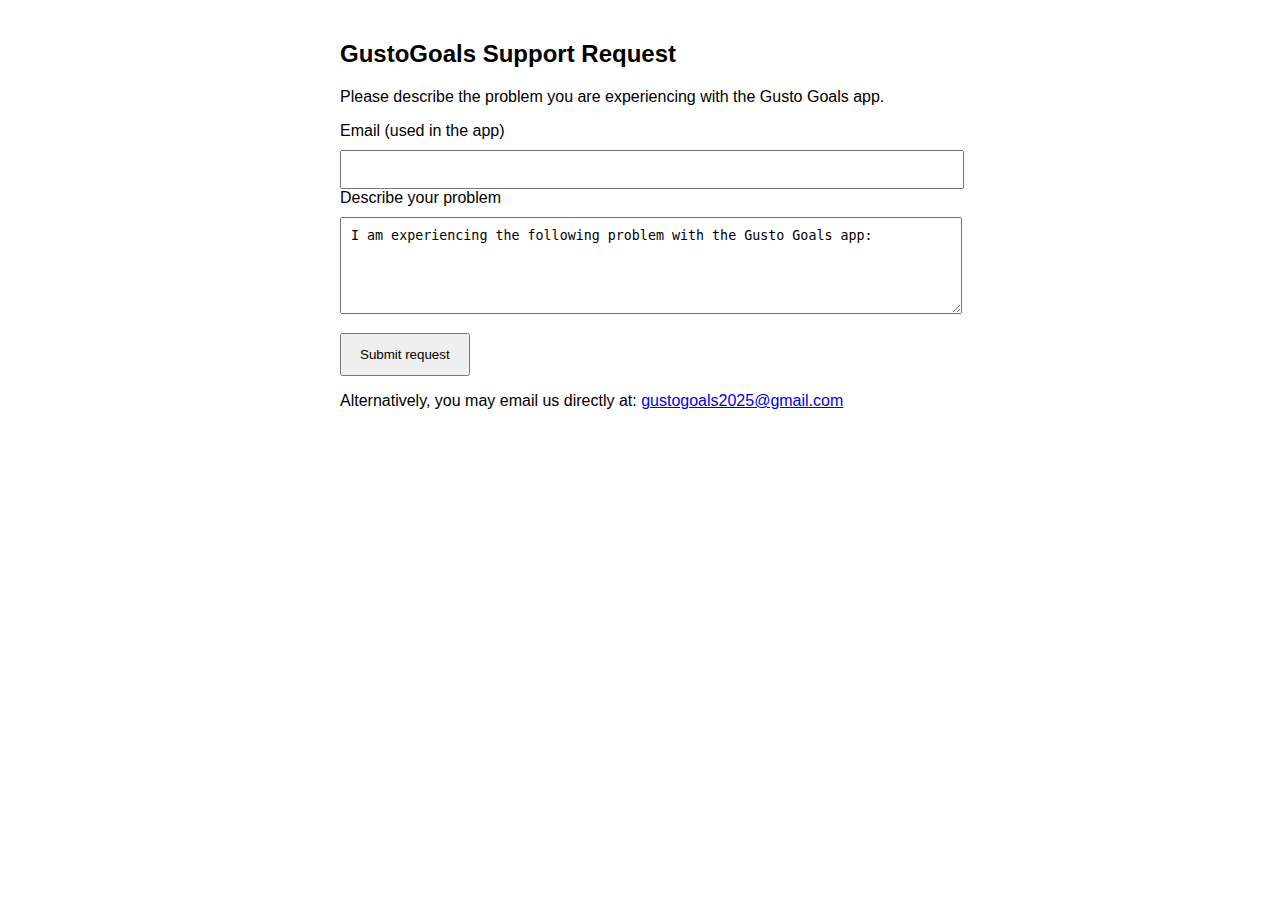
<file: support-request.html>
<!doctype html>
<html>
    <head>
        <meta charset="UTF-8" />
        <title>GustoGoals – Support Request</title>
        <style>
            body {
                max-width: 600px;
                margin: 40px auto;
                font-family: Arial;
            }
            input,
            textarea {
                width: 100%;
                padding: 10px;
                margin-top: 10px;
            }
            button {
                padding: 12px 18px;
                margin-top: 15px;
            }
        </style>
    </head>
    <body>
        <h2>GustoGoals Support Request</h2>
        <p>
            Please describe the problem you are experiencing with the Gusto
            Goals app.
        </p>

        <form action="https://formspree.io/f/mjknzapb" method="POST">
            <label>Email (used in the app)</label>
            <input type="email" name="email" required />

            <label>Describe your problem</label>
            <textarea name="message" rows="5" required>
I am experiencing the following problem with the Gusto Goals app:
      </textarea
            >

            <button type="submit">Submit request</button>
        </form>

        <p>
            Alternatively, you may email us directly at:
            <a href="mailto:gustogoals2025@gmail.com"
                >gustogoals2025@gmail.com</a
            >
        </p>
    </body>
</html>
</file>
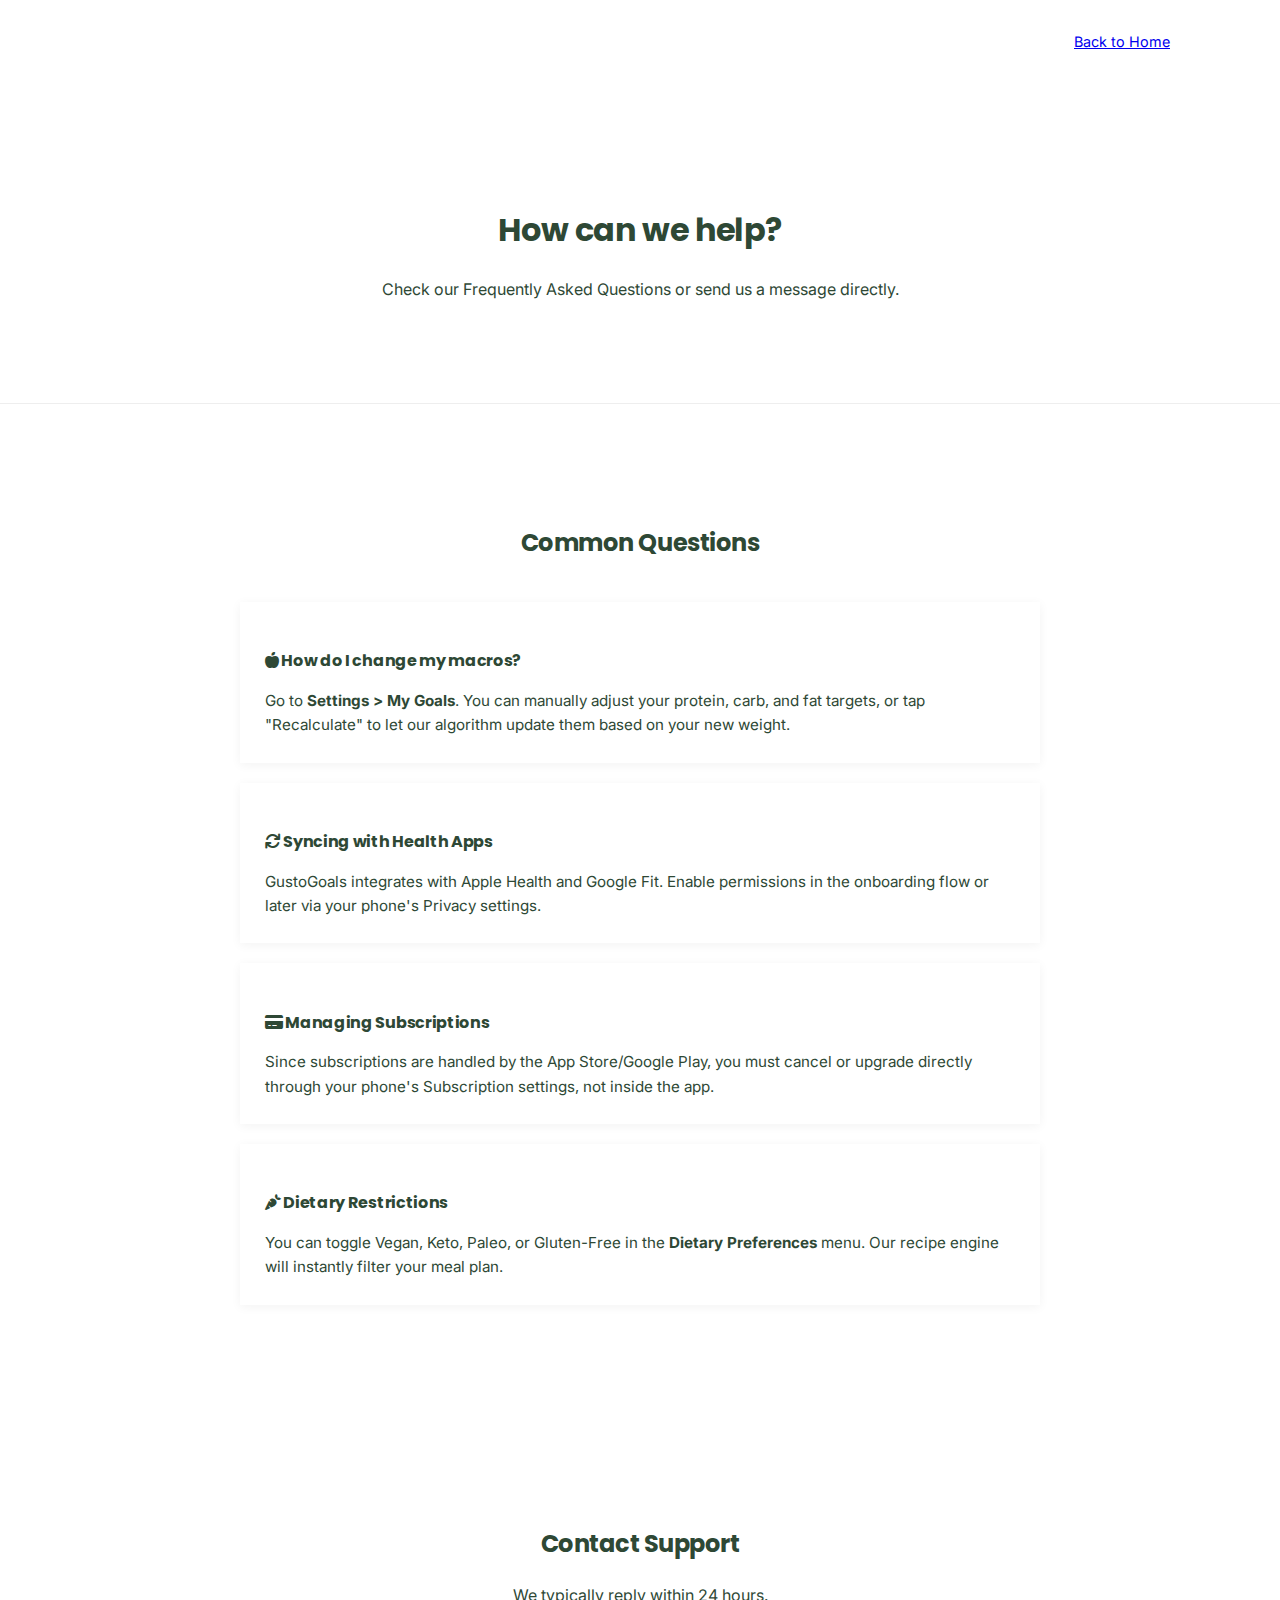
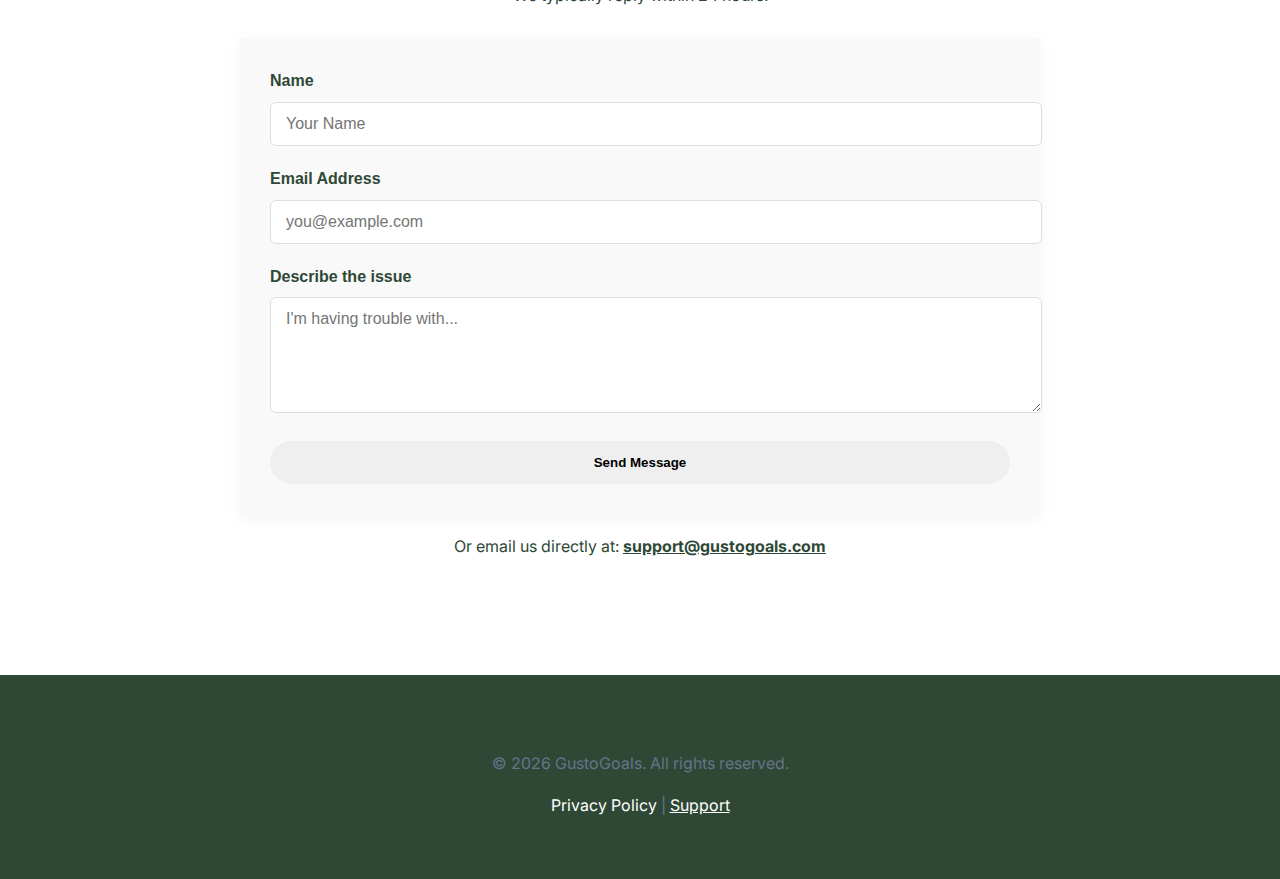
<file: support.html>
<!DOCTYPE html>
<html lang="en">
<head>
    <meta charset="UTF-8">
    <meta name="viewport" content="width=device-width, initial-scale=1.0">
    <title>Support Center | GustoGoals</title>
    <link rel="stylesheet" href="theme.css">
    <link rel="stylesheet" href="https://cdnjs.cloudflare.com/ajax/libs/font-awesome/6.0.0/css/all.min.css">
</head>
<body style="background-color: var(--bg-color);">

    <nav style="background-color: var(--secondary-color); padding: 20px 0;">
        <div class="container" style="display: flex; justify-content: space-between; align-items: center;">
            <a href="index.html" style="color: #fff; font-family: 'Montserrat', sans-serif; font-weight: 800; font-size: 1.5rem;">GustoGoals</a>
            <a href="index.html" class="cta-primary" style="padding: 10px 20px; font-size: 0.9rem;">Back to Home</a>
        </div>
    </nav>

    <header class="support-header text-center section-padding" style="background: white; border-bottom: 1px solid #eee;">
        <div class="container">
            <h1 style="color: var(--secondary-color);">How can we help?</h1>
            <p style="color: var(--text-muted); max-width: 600px; margin: 0 auto;">
                Check our Frequently Asked Questions or send us a message directly.
            </p>
        </div>
    </header>

    <section class="section-padding">
        <div class="container legal-container"> <h2 class="text-center" style="margin-bottom: 40px;">Common Questions</h2>
            
            <div class="faq-grid">
                <div class="faq-card">
                    <h4><i class="fas fa-apple-alt" style="color: var(--primary-color);"></i> How do I change my macros?</h4>
                    <p>Go to <strong>Settings > My Goals</strong>. You can manually adjust your protein, carb, and fat targets, or tap "Recalculate" to let our algorithm update them based on your new weight.</p>
                </div>

                <div class="faq-card">
                    <h4><i class="fas fa-sync" style="color: var(--primary-color);"></i> Syncing with Health Apps</h4>
                    <p>GustoGoals integrates with Apple Health and Google Fit. Enable permissions in the onboarding flow or later via your phone's Privacy settings.</p>
                </div>

                <div class="faq-card">
                    <h4><i class="fas fa-credit-card" style="color: var(--primary-color);"></i> Managing Subscriptions</h4>
                    <p>Since subscriptions are handled by the App Store/Google Play, you must cancel or upgrade directly through your phone's Subscription settings, not inside the app.</p>
                </div>

                <div class="faq-card">
                    <h4><i class="fas fa-carrot" style="color: var(--primary-color);"></i> Dietary Restrictions</h4>
                    <p>You can toggle Vegan, Keto, Paleo, or Gluten-Free in the <strong>Dietary Preferences</strong> menu. Our recipe engine will instantly filter your meal plan.</p>
                </div>
            </div>
        </div>
    </section>

    <section class="section-padding" style="background-color: white;">
        <div class="container legal-container">
            <h2 class="text-center">Contact Support</h2>
            <p class="text-center" style="margin-bottom: 30px;">We typically reply within 24 hours.</p>

            <form class="support-form" action="mailto:support@gustogoals.com" method="post" enctype="text/plain">
                <div class="form-group">
                    <label for="name">Name</label>
                    <input type="text" id="name" name="name" placeholder="Your Name" required>
                </div>

                <div class="form-group">
                    <label for="email">Email Address</label>
                    <input type="email" id="email" name="email" placeholder="you@example.com" required>
                </div>

                <div class="form-group">
                    <label for="issue">Describe the issue</label>
                    <textarea id="issue" name="issue" rows="5" placeholder="I'm having trouble with..." required></textarea>
                </div>

                <button type="submit" class="store-btn" style="border: none; cursor: pointer; width: 100%;">Send Message</button>
            </form>
            
            <div class="direct-contact text-center" style="margin-top: 20px;">
                <p>Or email us directly at: <a href="mailto:support@gustogoals.com" style="color: var(--primary-color); font-weight: bold;">support@gustogoals.com</a></p>
            </div>
        </div>
    </section>

    <footer>
        <div class="container text-center">
            <p>&copy; 2026 GustoGoals. All rights reserved.</p>
            <div class="footer-links">
                <a href="privacy.html" style="color: #fff;">Privacy Policy</a> | 
                <a href="#" style="color: #fff; text-decoration: underline;">Support</a>
            </div>
        </div>
    </footer>

</body>
</html>
</file>
<file: theme.css>
/* =========================================
   GUSTOGOALS BRAND SYSTEM v1.0
   Status: Approved by CCO
   ========================================= */

/* Import Fonts: Poppins (Headers) & Inter (Body) */
@import url('https://fonts.googleapis.com/css2?family=Inter:wght@400;500;600&family=Poppins:wght@600;700&display=swap');

:root {
  /* --- COLOR PALETTE --- */

  /* The Gusto Greens (Primary) */
  --color-gusto-leaf: #4CAF50;
  /* Darker/Base */
  --color-gusto-lime: #8BC34A;
  /* Lighter/Highlight */

  /* The Neutrals */
  --color-deep-kale: #2E4835;
  /* Primary Text (instead of black) */
  --color-cultured-cream: #F7FDF9;
  /* App Background */
  --color-clinical-white: #FFFFFF;
  /* Card Background */
  --color-slate: #64748B;
  /* Secondary Text/Meta data */

  /* The Accent */
  --color-zest-orange: #FF9800;
  /* CTAs / Warnings */

  /* --- TYPOGRAPHY --- */
  --font-heading: 'Poppins', sans-serif;
  --font-body: 'Inter', sans-serif;

  /* --- SHAPES & UI --- */
  --radius-sm: 8px;
  --radius-md: 16px;
  /* Standard Card Radius */
  --radius-pill: 50px;
  /* Buttons */

  /* --- EFFECTS --- */
  /* The "Gusto Glow" - Soft green shadow for depth */
  --shadow-soft: 0 4px 20px rgba(76, 175, 80, 0.15);
  --shadow-hover: 0 8px 25px rgba(76, 175, 80, 0.25);

  /* The "Growth Gradient" - Leaf to Lime */
  --gradient-primary: linear-gradient(135deg, var(--color-gusto-leaf) 0%, var(--color-gusto-lime) 100%);
}

/* =========================================
   BASE STYLES
   ========================================= */

body {
  background-color: var(--color-cultured-cream);
  color: var(--color-deep-kale);
  font-family: var(--font-body);
  margin: 0;
  line-height: 1.6;
}

h1,
h2,
h3,
h4 {
  font-family: var(--font-heading);
  color: var(--color-deep-kale);
  font-weight: 700;
  letter-spacing: -0.02em;
  /* Tight & Modern */
}

/* =========================================
   COMPONENT UTILITIES
   ========================================= */

/* The Primary Button */
.btn-gusto {
  background: var(--gradient-primary);
  color: white;
  font-family: var(--font-heading);
  font-weight: 600;
  padding: 12px 32px;
  border: none;
  border-radius: var(--radius-pill);
  box-shadow: var(--shadow-soft);
  cursor: pointer;
  transition: transform 0.2s ease, box-shadow 0.2s ease;
}

.btn-gusto:hover {
  transform: translateY(-2px);
  box-shadow: var(--shadow-hover);
}

/* The Content Card */
.card-gusto {
  background-color: var(--color-clinical-white);
  border-radius: var(--radius-md);
  padding: 24px;
  box-shadow: var(--shadow-soft);
  border: 1px solid rgba(76, 175, 80, 0.1);
  /* Subtle green border */
}

/* Text Utilities */
.text-zest {
  color: var(--color-zest-orange);
}

.text-leaf {
  color: var(--color-gusto-leaf);
}

/* --- LAYOUT & COMPONENTS --- */

.container {
  max-width: 1100px;
  margin: 0 auto;
  padding: 0 20px;
}

.text-center {
  text-align: center;
}

.section-padding {
  padding: 100px 0;
}

/* HERO SECTION */
.hero-section {
  padding: 140px 0 100px;
  background: linear-gradient(135deg, var(--color-deep-kale) 0%, #1a2e21 100%);
  color: var(--color-clinical-white);
  overflow: hidden;
}

.hero-section .container {
  display: flex;
  align-items: center;
  gap: 60px;
  text-align: left;
}

.hero-content {
  flex: 1;
}

.hero-image-container {
  flex: 1;
  position: relative;
}

.hero-image-container img {
  width: 100%;
  max-width: 600px;
  border-radius: var(--radius-md);
  box-shadow: 0 20px 40px rgba(0, 0, 0, 0.3);
  transform: rotate(2deg);
  transition: var(--transition-smooth);
}

.hero-image-container:hover img {
  transform: rotate(0deg) scale(1.02);
}

.hero-section h1 {
  font-size: 3.5rem;
  margin-bottom: 24px;
  color: var(--color-clinical-white);
  line-height: 1.1;
}

.hero-section h1 span {
  background: var(--gradient-primary);
  -webkit-background-clip: text;
  background-clip: text;
  -webkit-text-fill-color: transparent;
}

.subhead {
  font-size: 1.25rem;
  max-width: 600px;
  margin: 0 0 40px;
  color: rgba(255, 255, 255, 0.8);
}

.cta-group {
  display: flex;
  gap: 20px;
  justify-content: flex-start;
  margin-bottom: 40px;
}

@media (max-width: 968px) {
  .hero-section .container {
    flex-direction: column;
    text-align: center;
    gap: 40px;
  }

  .subhead {
    margin: 0 auto 40px;
  }

  .cta-group {
    justify-content: center;
  }
}

.store-btn {
  display: inline-block;
  padding: 14px 28px;
  border-radius: var(--radius-pill);
  text-decoration: none;
  font-weight: 600;
  transition: transform 0.2s ease, box-shadow 0.2s ease;
}

.store-btn.ios {
  background: var(--gradient-primary);
  color: white;
}

.store-btn.android {
  background: rgba(255, 255, 255, 0.1);
  color: white;
  border: 1px solid rgba(255, 255, 255, 0.2);
}

.store-btn:hover {
  transform: translateY(-2px);
  box-shadow: var(--shadow-hover);
}

/* COMPARISON SECTION */
.comparison-grid {
  display: grid;
  grid-template-columns: repeat(auto-fit, minmax(320px, 1fr));
  gap: 30px;
  margin-top: 60px;
}

.card {
  padding: 40px;
  border-radius: var(--radius-md);
  background: var(--color-clinical-white);
  box-shadow: var(--shadow-soft);
  transition: transform 0.3s ease;
}

.card:hover {
  transform: translateY(-5px);
}

.card.gusto-way {
  border: 2px solid var(--color-gusto-leaf);
}

.card h3 {
  margin-bottom: 24px;
}

.card ul {
  list-style: none;
  padding: 0;
}

.card li {
  margin-bottom: 16px;
  display: flex;
  align-items: center;
  gap: 12px;
}

/* HOW IT WORKS */
.process-steps {
  display: grid;
  grid-template-columns: repeat(auto-fit, minmax(280px, 1fr));
  gap: 40px;
  margin-top: 80px;
}

.step {
  text-align: center;
}

.circle-icon {
  width: 70px;
  height: 70px;
  border-radius: 50%;
  background: var(--gradient-primary);
  color: white;
  display: flex;
  align-items: center;
  justify-content: center;
  margin: 0 auto 24px;
  font-size: 1.5rem;
  font-weight: 700;
  box-shadow: var(--shadow-soft);
}

/* FOOTER */
footer {
  background-color: var(--color-deep-kale);
  color: var(--color-slate);
  padding: 60px 0;
}

footer a {
  color: white;
  text-decoration: none;
}

footer a:hover {
  color: var(--color-gusto-lime);
}

/* =========================================
   LEGAL / PRIVACY PAGE STYLES
   ========================================= */

/* Narrower container for reading comfort */
.legal-container {
  max-width: 800px;
  margin: 0 auto;
}

.legal-container h1 {
  color: var(--secondary-color);
  margin-bottom: 10px;
}

.last-updated {
  color: var(--text-muted);
  font-style: italic;
  margin-bottom: 40px;
  border-bottom: 1px solid #ddd;
  padding-bottom: 20px;
}

.legal-block {
  margin-bottom: 40px;
}

.legal-block h3 {
  color: var(--primary-color); /* Uses Gusto Orange for headers */
  font-size: 1.4rem;
  margin-bottom: 15px;
}

.legal-list {
  list-style-type: disc;
  padding-left: 20px;
  margin-top: 10px;
}

.legal-list li {
  margin-bottom: 8px;
  color: var(--text-main);
}

.legal-list a {
  color: var(--primary-color);
  text-decoration: underline;
}

/* Ensure the nav link colors work on the dark header */
nav a {
  transition: opacity 0.3s;
}
nav a:hover {
  opacity: 0.8;
}

/* =========================================
   SUPPORT PAGE STYLES
   ========================================= */

/* FAQ Styling */
.faq-grid {
  display: flex;
  flex-direction: column;
  gap: 20px;
}

.faq-card {
  background: white;
  padding: 25px;
  border-radius: var(--border-radius);
  border-left: 4px solid var(--accent-color); /* Uses Gusto Amber for 'Help' context */
  box-shadow: 0 2px 10px rgba(0,0,0,0.05);
}

.faq-card h4 {
  margin-bottom: 10px;
  color: var(--secondary-color);
}

.faq-card p {
  font-size: 0.95rem;
  color: var(--text-muted);
  margin-bottom: 0;
}

/* Contact Form Styling */
.support-form {
  background: #f9f9f9;
  padding: 30px;
  border-radius: var(--border-radius);
  box-shadow: 0 4px 15px rgba(0,0,0,0.05);
}

.form-group {
  margin-bottom: 20px;
}

.form-group label {
  display: block;
  font-weight: 700;
  margin-bottom: 8px;
  color: var(--secondary-color);
  font-family: 'Montserrat', sans-serif;
}

.form-group input,
.form-group textarea {
  width: 100%;
  padding: 12px 15px;
  border: 1px solid #ddd;
  border-radius: 6px;
  font-family: 'Open Sans', sans-serif;
  font-size: 1rem;
  transition: border-color 0.3s;
}

.form-group input:focus,
.form-group textarea:focus {
  outline: none;
  border-color: var(--primary-color); /* Gusto Orange Focus State */
  background-color: #fff;
}
</file>
